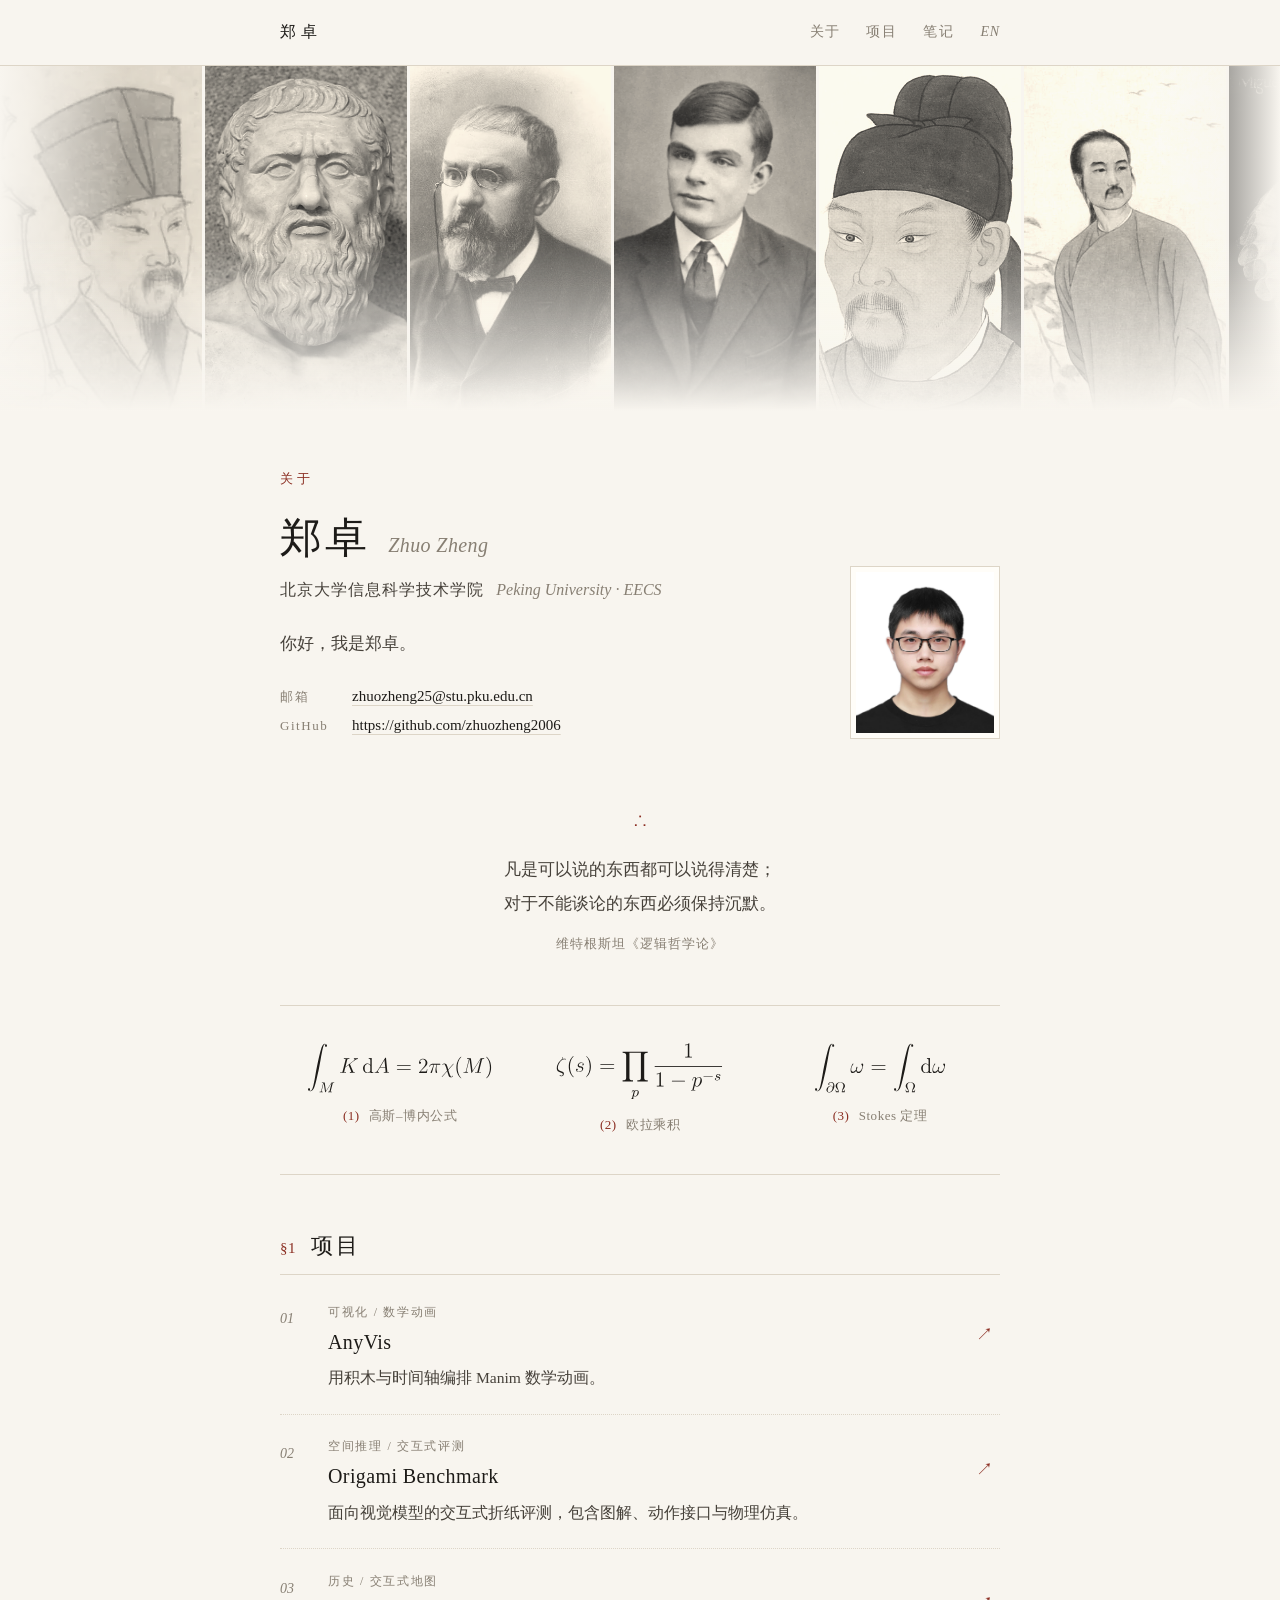
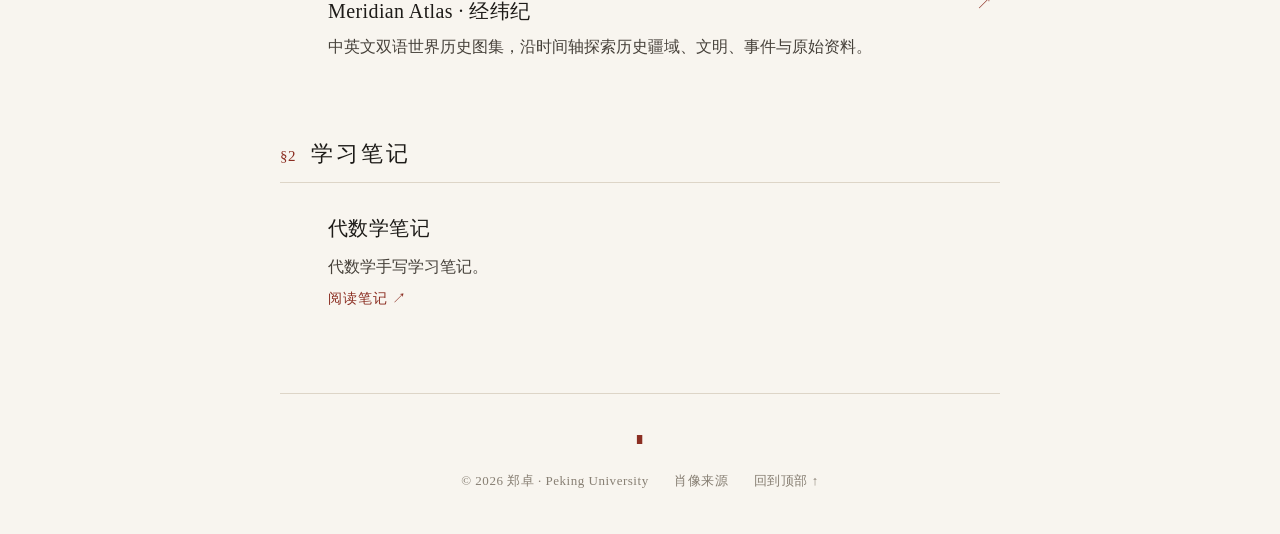
<file: index.html>
<!doctype html>
<html lang="zh-CN">
<head>
  <meta charset="utf-8">
  <meta name="viewport" content="width=device-width, initial-scale=1">
  <title>郑卓 · Zhuo Zheng</title>
  <meta name="description" content="郑卓（Zhuo Zheng）的个人主页">
  <meta name="theme-color" content="#f8f5ef">
  <meta name="color-scheme" content="light">
  <link rel="canonical" href="https://zhuozheng2006.github.io/">
  <link rel="alternate" hreflang="zh-CN" href="https://zhuozheng2006.github.io/">
  <link rel="alternate" hreflang="en" href="https://zhuozheng2006.github.io/en.html">
  <link rel="alternate" hreflang="x-default" href="https://zhuozheng2006.github.io/">
  <meta property="og:type" content="website">
  <meta property="og:title" content="郑卓 · Zhuo Zheng">
  <meta property="og:description" content="郑卓（Zhuo Zheng）的个人主页">
  <meta property="og:url" content="https://zhuozheng2006.github.io/">
  <meta property="og:image" content="https://zhuozheng2006.github.io/photo.jpg">
  <link rel="icon" href="assets/favicon.svg" type="image/svg+xml">
  <link rel="stylesheet" href="assets/style.css?v=20261110-selected-math">
  <script src="assets/banner.js?v=20261110-selected-math" defer></script>
</head>
<body id="top">
  <a class="skip-link" href="#main">跳至正文</a>
  <header class="site-header">
    <div class="header-inner">
      <a class="site-mark" href="#top">郑卓</a>
      <nav class="nav" aria-label="站点导航">
        <a href="#about">关于</a>
        <a href="#projects">项目</a>
        <a href="#notes">笔记</a>
        <a href="en.html" class="nav__lang" lang="en" hreflang="en">EN</a>
      </nav>
    </div>
  </header>
  <section class="banner" aria-label="哲学家、文学家与科学家肖像">
    <div class="banner__portraits">
      <div class="banner__track">
        <div class="banner__group">
          <figure class="banner__portrait banner__portrait--zhuangzi">
            <img data-src="assets/portraits/zhuangzi.webp" alt="庄子肖像" width="893" height="1200" decoding="async">
          </figure>
          <figure class="banner__portrait banner__portrait--socrates">
            <img data-src="assets/portraits/socrates.webp" alt="苏格拉底肖像" width="500" height="667" decoding="async">
          </figure>
          <figure class="banner__portrait banner__portrait--plato">
            <img data-src="assets/portraits/plato-wikipedia.webp" alt="柏拉图肖像" width="500" height="759" decoding="async">
          </figure>
          <figure class="banner__portrait banner__portrait--aristotle">
            <img data-src="assets/portraits/aristotle.webp" alt="亚里士多德肖像" width="896" height="1200" decoding="async">
          </figure>
          <figure class="banner__portrait banner__portrait--augustine">
            <img data-src="assets/portraits/augustine-classic.webp" alt="奥古斯丁肖像" width="940" height="1200" decoding="async">
          </figure>
          <figure class="banner__portrait banner__portrait--aquinas">
            <img data-src="assets/portraits/aquinas.webp" alt="托马斯·阿奎那肖像" width="500" height="749" decoding="async">
          </figure>
          <figure class="banner__portrait banner__portrait--descartes">
            <img data-src="assets/portraits/descartes.webp" alt="笛卡尔肖像" width="500" height="679" decoding="async">
          </figure>
          <figure class="banner__portrait banner__portrait--spinoza">
            <img data-src="assets/portraits/spinoza.webp" alt="斯宾诺莎肖像" width="1033" height="1200" decoding="async">
          </figure>
          <figure class="banner__portrait banner__portrait--leibniz">
            <img data-src="assets/portraits/leibniz.webp" alt="莱布尼茨肖像" width="600" height="724" decoding="async">
          </figure>
          <figure class="banner__portrait banner__portrait--hume">
            <img data-src="assets/portraits/hume.webp" alt="休谟肖像" width="825" height="1000" decoding="async">
          </figure>
          <figure class="banner__portrait banner__portrait--rousseau">
            <img data-src="assets/portraits/rousseau.webp" alt="卢梭肖像" width="957" height="1200" decoding="async">
          </figure>
          <figure class="banner__portrait banner__portrait--kant">
            <img data-src="assets/portraits/kant.webp" alt="康德肖像" width="1077" height="1200" decoding="async">
          </figure>
          <figure class="banner__portrait banner__portrait--hegel">
            <img data-src="assets/portraits/hegel.webp" alt="黑格尔肖像" width="948" height="1200" decoding="async">
          </figure>
          <figure class="banner__portrait banner__portrait--schopenhauer">
            <img data-src="assets/portraits/schopenhauer-classic.webp" alt="叔本华肖像" width="543" height="624" decoding="async">
          </figure>
          <figure class="banner__portrait banner__portrait--marx">
            <img data-src="assets/portraits/marx.webp" alt="马克思肖像" width="1024" height="1200" decoding="async">
          </figure>
          <figure class="banner__portrait banner__portrait--nietzsche">
            <img data-src="assets/portraits/nietzsche.webp" alt="尼采肖像" width="899" height="1200" decoding="async">
          </figure>
          <figure class="banner__portrait banner__portrait--heidegger">
            <img data-src="assets/portraits/heidegger-classic.webp" alt="海德格尔肖像" width="322" height="422" decoding="async">
          </figure>
          <figure class="banner__portrait banner__portrait--russell">
            <img data-src="assets/portraits/russell-classic.webp" alt="罗素肖像" width="800" height="630" decoding="async">
          </figure>
          <figure class="banner__portrait banner__portrait--wittgenstein">
            <img data-src="assets/portraits/wittgenstein.webp" alt="维特根斯坦肖像" width="821" height="1200" decoding="async">
          </figure>
          <figure class="banner__portrait banner__portrait--sartre">
            <img data-src="assets/portraits/sartre-classic.webp" alt="萨特肖像" width="917" height="1200" decoding="async">
          </figure>
          <figure class="banner__portrait banner__portrait--habermas">
            <img data-src="assets/portraits/habermas.webp" alt="哈贝马斯肖像" width="1200" height="800" decoding="async">
          </figure>
          <figure class="banner__portrait banner__portrait--homer">
            <img data-src="assets/portraits/homer.webp" alt="荷马肖像" width="798" height="1200" decoding="async">
          </figure>
          <figure class="banner__portrait banner__portrait--dante">
            <img data-src="assets/portraits/dante.webp" alt="但丁肖像" width="730" height="1092" decoding="async">
          </figure>
          <figure class="banner__portrait banner__portrait--shakespeare">
            <img data-src="assets/portraits/shakespeare.webp" alt="莎士比亚肖像" width="787" height="1023" decoding="async">
          </figure>
          <figure class="banner__portrait banner__portrait--cervantes">
            <img data-src="assets/portraits/cervantes-classic.webp" alt="塞万提斯肖像" width="915" height="1200" decoding="async">
          </figure>
          <figure class="banner__portrait banner__portrait--pushkin">
            <img data-src="assets/portraits/pushkin.webp" alt="普希金肖像" width="890" height="1080" decoding="async">
          </figure>
          <figure class="banner__portrait banner__portrait--dostoevsky">
            <img data-src="assets/portraits/dostoevsky.webp" alt="陀思妥耶夫斯基肖像" width="802" height="1000" decoding="async">
          </figure>
          <figure class="banner__portrait banner__portrait--tolstoy">
            <img data-src="assets/portraits/tolstoy.webp" alt="列夫·托尔斯泰肖像" width="569" height="745" decoding="async">
          </figure>
          <figure class="banner__portrait banner__portrait--kafka">
            <img data-src="assets/portraits/kafka.webp" alt="卡夫卡肖像" width="900" height="1200" decoding="async">
          </figure>
          <figure class="banner__portrait banner__portrait--hugo">
            <img data-src="assets/portraits/hugo.webp" alt="雨果肖像" width="680" height="890" decoding="async">
          </figure>
          <figure class="banner__portrait banner__portrait--camus">
            <img data-src="assets/portraits/camus.webp" alt="加缪肖像" width="719" height="863" decoding="async">
          </figure>
          <figure class="banner__portrait banner__portrait--marquez">
            <img data-src="assets/portraits/marquez.webp" alt="加西亚·马尔克斯肖像" width="427" height="640" decoding="async">
          </figure>
          <figure class="banner__portrait banner__portrait--li-bai">
            <img data-src="assets/portraits/li-bai.webp" alt="李白肖像" width="395" height="654" decoding="async">
          </figure>
          <figure class="banner__portrait banner__portrait--du-fu">
            <img data-src="assets/portraits/du-fu-wikipedia.webp" alt="杜甫肖像" width="500" height="692" decoding="async">
          </figure>
          <figure class="banner__portrait banner__portrait--su-shi">
            <img data-src="assets/portraits/su-shi.webp" alt="苏轼肖像" width="396" height="556" decoding="async">
          </figure>
          <figure class="banner__portrait banner__portrait--cao-xueqin">
            <img data-src="assets/portraits/cao-xueqin-classic.webp" alt="曹雪芹肖像" width="783" height="1024" decoding="async">
          </figure>
          <figure class="banner__portrait banner__portrait--lu-xun">
            <img data-src="assets/portraits/lu-xun.webp" alt="鲁迅肖像" width="673" height="1024" decoding="async">
          </figure>
          <figure class="banner__portrait banner__portrait--euclid">
            <img data-src="assets/portraits/euclid.webp" alt="欧几里得肖像" width="838" height="1200" decoding="async">
          </figure>
          <figure class="banner__portrait banner__portrait--newton">
            <img data-src="assets/portraits/newton.webp" alt="牛顿肖像" width="989" height="1200" decoding="async">
          </figure>
          <figure class="banner__portrait banner__portrait--euler">
            <img data-src="assets/portraits/euler.webp" alt="欧拉肖像" width="614" height="767" decoding="async">
          </figure>
          <figure class="banner__portrait banner__portrait--gauss">
            <img data-src="assets/portraits/gauss.webp" alt="高斯肖像" width="942" height="1200" decoding="async">
          </figure>
          <figure class="banner__portrait banner__portrait--riemann">
            <img data-src="assets/portraits/riemann.webp" alt="黎曼肖像" width="903" height="986" decoding="async">
          </figure>
          <figure class="banner__portrait banner__portrait--galois">
            <img data-src="assets/portraits/galois.webp" alt="伽罗瓦肖像" width="601" height="857" decoding="async">
          </figure>
          <figure class="banner__portrait banner__portrait--hilbert">
            <img data-src="assets/portraits/hilbert.webp" alt="希尔伯特肖像" width="437" height="592" decoding="async">
          </figure>
          <figure class="banner__portrait banner__portrait--grothendieck">
            <img data-src="assets/portraits/grothendieck.webp" alt="格罗滕迪克肖像" width="268" height="326" decoding="async">
          </figure>
          <figure class="banner__portrait banner__portrait--turing">
            <img data-src="assets/portraits/turing.webp" alt="图灵肖像" width="675" height="919" decoding="async">
          </figure>
          <figure class="banner__portrait banner__portrait--einstein">
            <img data-src="assets/portraits/einstein-classic.webp" alt="爱因斯坦肖像" width="970" height="1200" decoding="async">
          </figure>
          <figure class="banner__portrait banner__portrait--godel">
            <img data-src="assets/portraits/godel.webp" alt="哥德尔肖像" width="674" height="893" decoding="async">
          </figure>
          <figure class="banner__portrait banner__portrait--poincare">
            <img data-src="assets/portraits/poincare.webp" alt="庞加莱肖像" width="822" height="1200" decoding="async">
          </figure>
        </div>
      </div>
      <noscript>
        <div class="banner__fallback">
          <figure class="banner__portrait banner__portrait--spinoza">
            <img src="assets/portraits/spinoza.webp" alt="斯宾诺莎肖像" width="1033" height="1200" decoding="async">
          </figure>
          <figure class="banner__portrait banner__portrait--kant">
            <img src="assets/portraits/kant.webp" alt="康德肖像" width="1077" height="1200" decoding="async">
          </figure>
          <figure class="banner__portrait banner__portrait--hegel">
            <img src="assets/portraits/hegel.webp" alt="黑格尔肖像" width="948" height="1200" decoding="async">
          </figure>
          <figure class="banner__portrait banner__portrait--nietzsche">
            <img src="assets/portraits/nietzsche.webp" alt="尼采肖像" width="899" height="1200" decoding="async">
          </figure>
        </div>
      </noscript>
    </div>
    <div class="banner__shade" aria-hidden="true"></div>
    <a class="banner__scroll" href="#about" aria-label="查看关于"><span aria-hidden="true">↓</span></a>
  </section>
  <div class="page-shell">
    <main id="main">
      <section class="hero" id="about" aria-labelledby="intro-heading">
        <div class="hero__copy">
          <p class="profile-heading">关于</p>
          <div class="profile-identity">
            <h1 id="intro-heading" class="profile-name">郑卓<span lang="en">Zhuo Zheng</span></h1>
            <p class="hero__affiliation">北京大学信息科学技术学院<span lang="en">Peking University · EECS</span></p>
          </div>
          <p class="hero__intro">你好，我是郑卓。</p>
          <dl class="profile-details">
            <div><dt>邮箱</dt><dd><a href="mailto:zhuozheng25@stu.pku.edu.cn">zhuozheng25@stu.pku.edu.cn</a></dd></div>
            <div><dt>GitHub</dt><dd><a href="https://github.com/zhuozheng2006">https://github.com/zhuozheng2006</a></dd></div>
          </dl>
        </div>
        <figure class="portrait">
          <img src="photo.jpg" alt="郑卓的照片" width="255" height="295" fetchpriority="high">
        </figure>
      </section>
      <blockquote class="epigraph">
        <p><span>凡是可以说的东西都可以说得清楚；</span><span>对于不能谈论的东西必须保持沉默。</span></p>
        <footer>维特根斯坦《逻辑哲学论》</footer>
      </blockquote>
      <section class="formula-strip" aria-label="数学公式">
        <figure class="formula" title="闭的定向曲面 M：总高斯曲率等于 2π 乘以欧拉示性数。">
          <div class="formula__math"><img class="formula__svg" src="assets/formulas/gauss-bonnet.svg" width="1059" height="291" style="--formula-width: 8.8230em" alt="高斯–博内公式：闭的定向曲面 M：总高斯曲率等于 2π 乘以欧拉示性数。" decoding="async"></div>
          <figcaption><span class="formula__number">(1)</span> 高斯–博内公式</figcaption>
        </figure>
        <figure class="formula" title="乘积遍历所有素数 p，且 Re(s) > 1。">
          <div class="formula__math"><img class="formula__svg" src="assets/formulas/euler-product.svg" width="954" height="343" style="--formula-width: 7.9478em" alt="欧拉乘积：乘积遍历所有素数 p，且 Re(s) > 1。" decoding="async"></div>
          <figcaption><span class="formula__number">(2)</span> 欧拉乘积</figcaption>
        </figure>
        <figure class="formula" title="ω 为适当次数的光滑微分形式，Ω 为紧的定向流形，边界取诱导定向。">
          <div class="formula__math"><img class="formula__svg" src="assets/formulas/stokes.svg" width="751" height="291" style="--formula-width: 6.2589em" alt="Stokes 定理：ω 为适当次数的光滑微分形式，Ω 为紧的定向流形，边界取诱导定向。" decoding="async"></div>
          <figcaption><span class="formula__number">(3)</span> Stokes 定理</figcaption>
        </figure>
      </section>
      <section class="section" id="projects" aria-labelledby="projects-heading">
        <header class="section-heading">
          <h2 id="projects-heading"><span class="section-number">§1</span>项目</h2>
        </header>
        <div class="section-body">
          <article class="project">
            <div class="project__index" aria-hidden="true">01</div>
            <div class="project__content">
              <p class="project__meta">可视化 / 数学动画</p>
              <h3><a href="https://github.com/zhuozheng2006/anyvis">AnyVis</a></h3>
              <p>用积木与时间轴编排 Manim 数学动画。</p>
            </div>
            <a class="project__arrow" href="https://github.com/zhuozheng2006/anyvis" aria-label="查看项目: AnyVis">↗</a>
          </article>
          <article class="project">
            <div class="project__index" aria-hidden="true">02</div>
            <div class="project__content">
              <p class="project__meta">空间推理 / 交互式评测</p>
              <h3><a href="https://github.com/zhuozheng2006/origami-benchmark">Origami Benchmark</a></h3>
              <p>面向视觉模型的交互式折纸评测，包含图解、动作接口与物理仿真。</p>
            </div>
            <a class="project__arrow" href="https://github.com/zhuozheng2006/origami-benchmark" aria-label="查看项目: Origami Benchmark">↗</a>
          </article>
          <article class="project">
            <div class="project__index" aria-hidden="true">03</div>
            <div class="project__content">
              <p class="project__meta">历史 / 交互式地图</p>
              <h3><a href="/meridian-atlas/">Meridian Atlas · 经纬纪</a></h3>
              <p>中英文双语世界历史图集，沿时间轴探索历史疆域、文明、事件与原始资料。</p>
            </div>
            <a class="project__arrow" href="/meridian-atlas/" aria-label="查看项目: Meridian Atlas">↗</a>
          </article>
        </div>
      </section>
      <section class="section" id="notes" aria-labelledby="notes-heading">
        <header class="section-heading">
          <h2 id="notes-heading"><span class="section-number">§2</span>学习笔记</h2>
        </header>
        <div class="section-body">
          <a class="note-link" href="https://github.com/PhotonYan/DiscreteCourse2026/tree/main/contribution/zhengzhuo/algebra">
            <span class="note-link__title">代数学笔记</span>
            <span class="note-link__description">代数学手写学习笔记。</span>
            <span class="note-link__cta">阅读笔记 <span aria-hidden="true">↗</span></span>
          </a>
        </div>
      </section>
    </main>
    <footer class="site-footer">
      <span class="qed" aria-hidden="true">∎</span>
      <p>© 2026 郑卓<span class="footer-separator" aria-hidden="true"> · </span>Peking University</p>
      <a class="image-credits" href="credits.html">肖像来源</a>
      <a href="#top">回到顶部 ↑</a>
    </footer>
  </div>
</body>
</html>
</file>
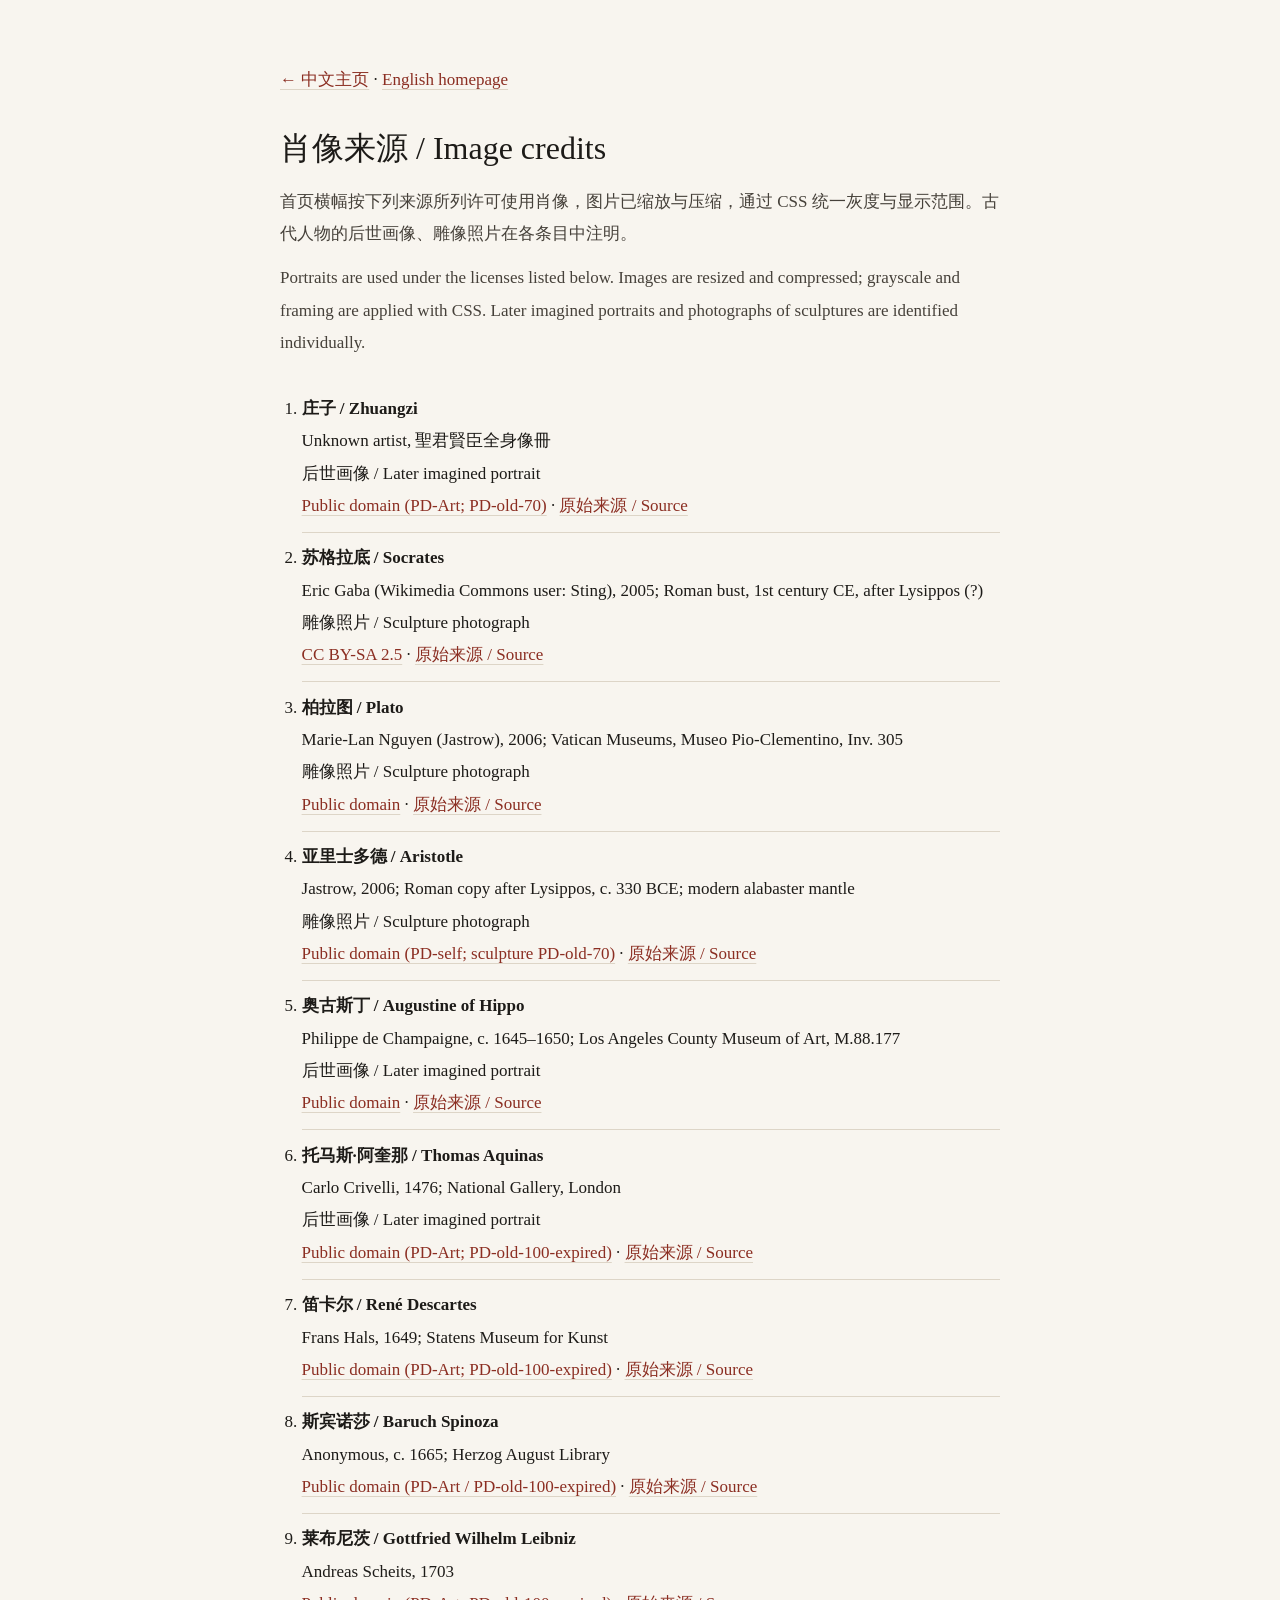
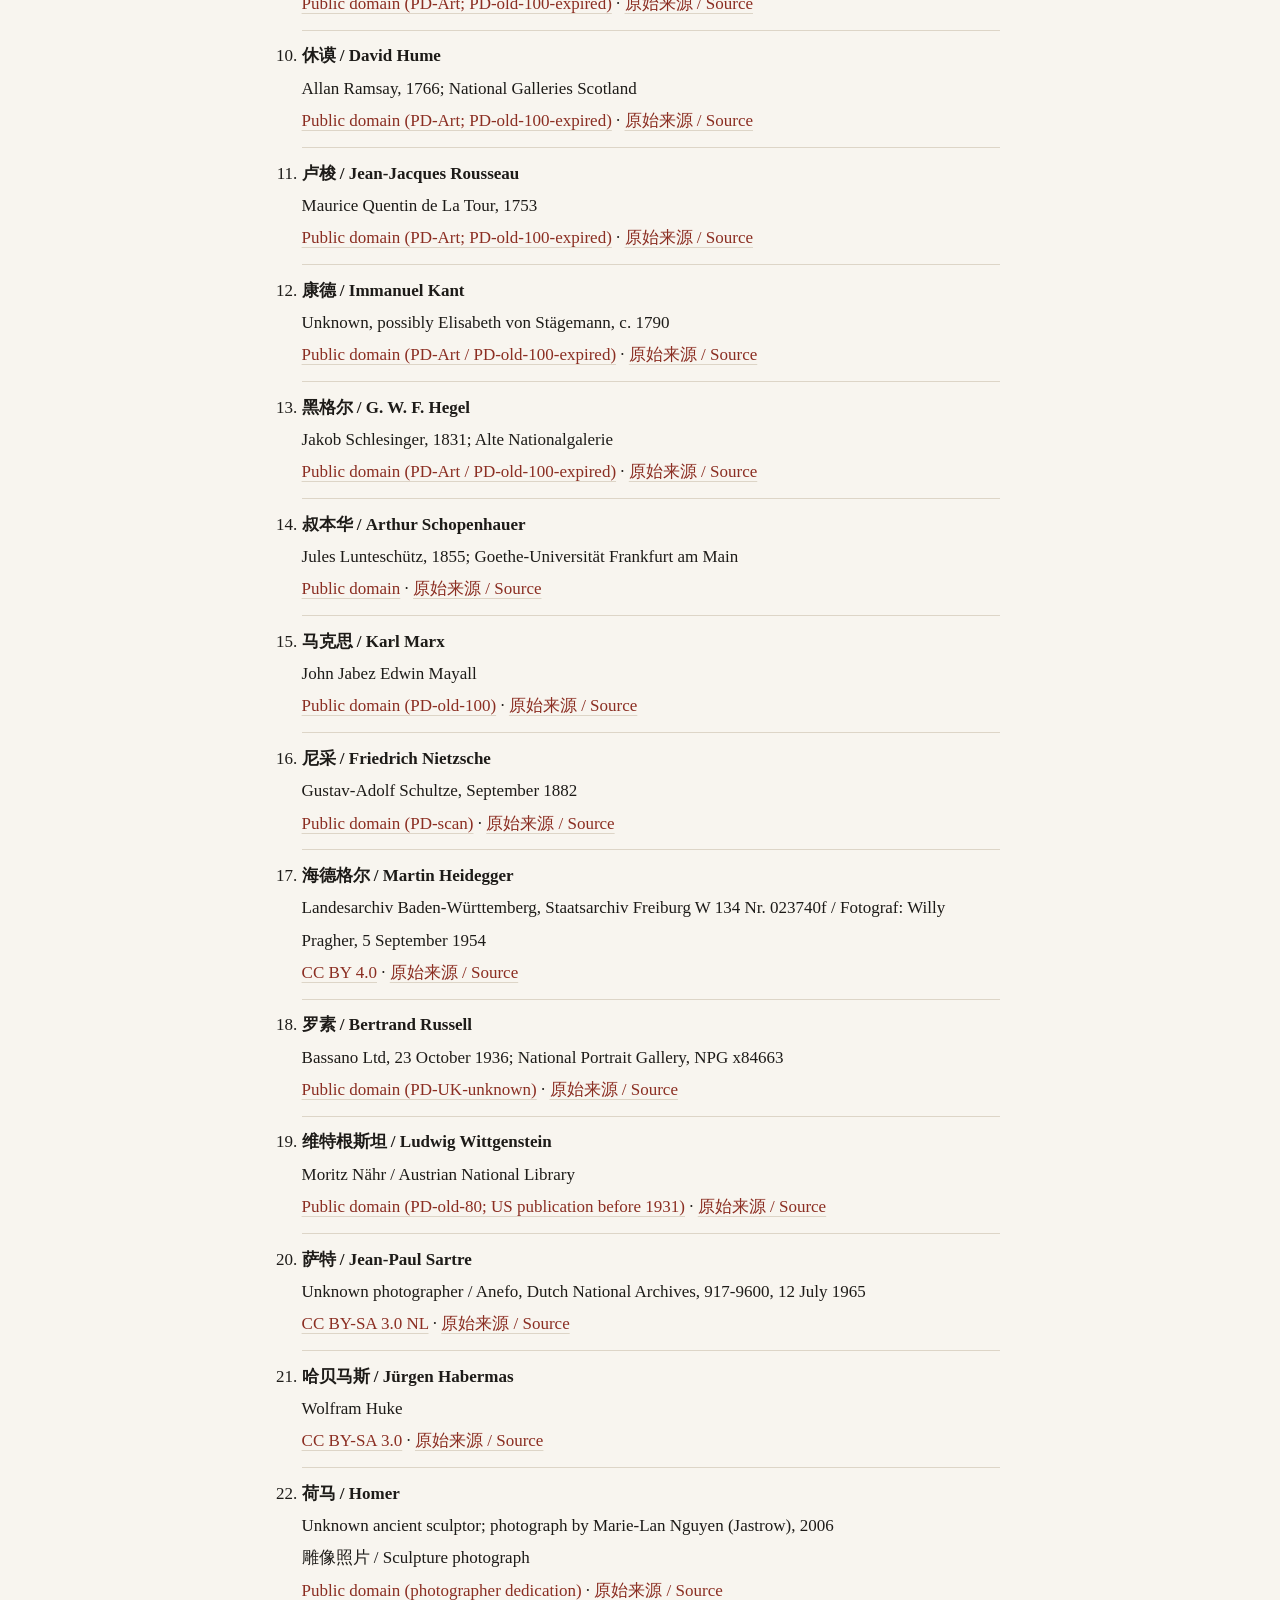
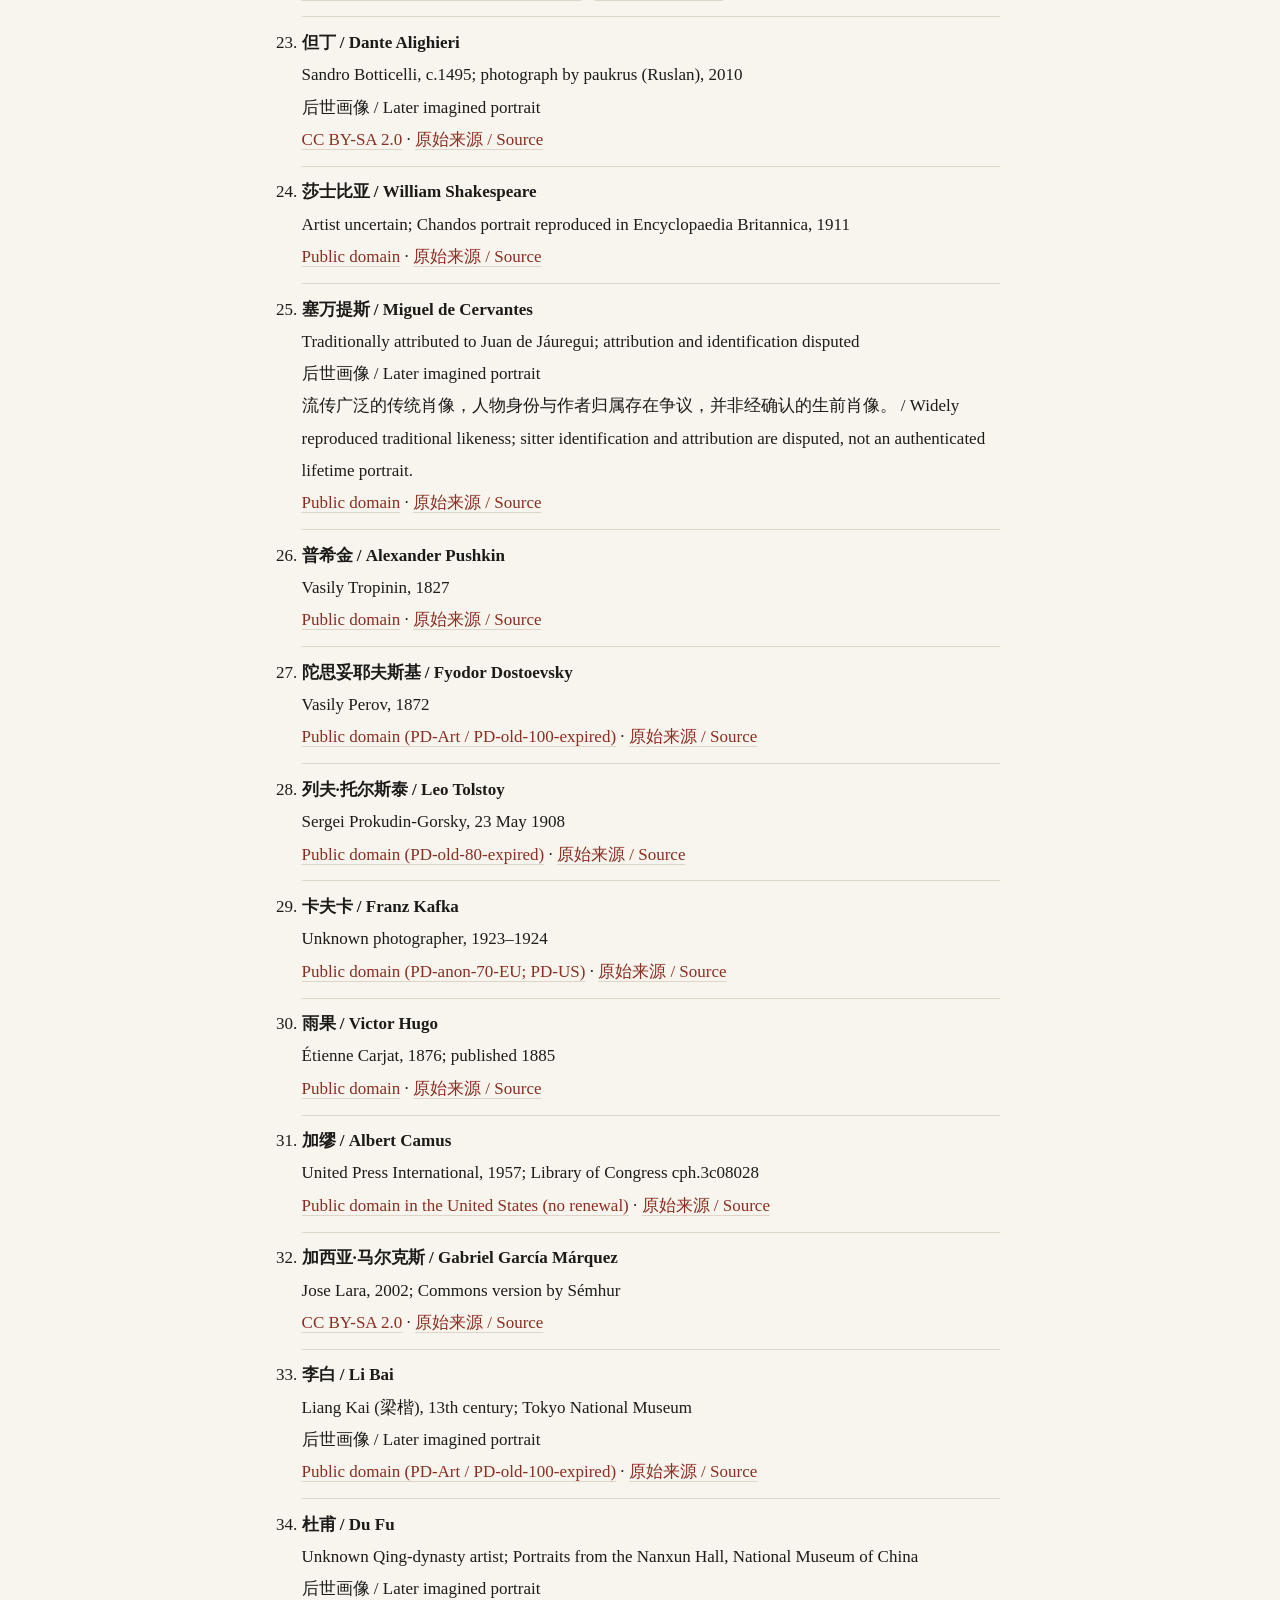
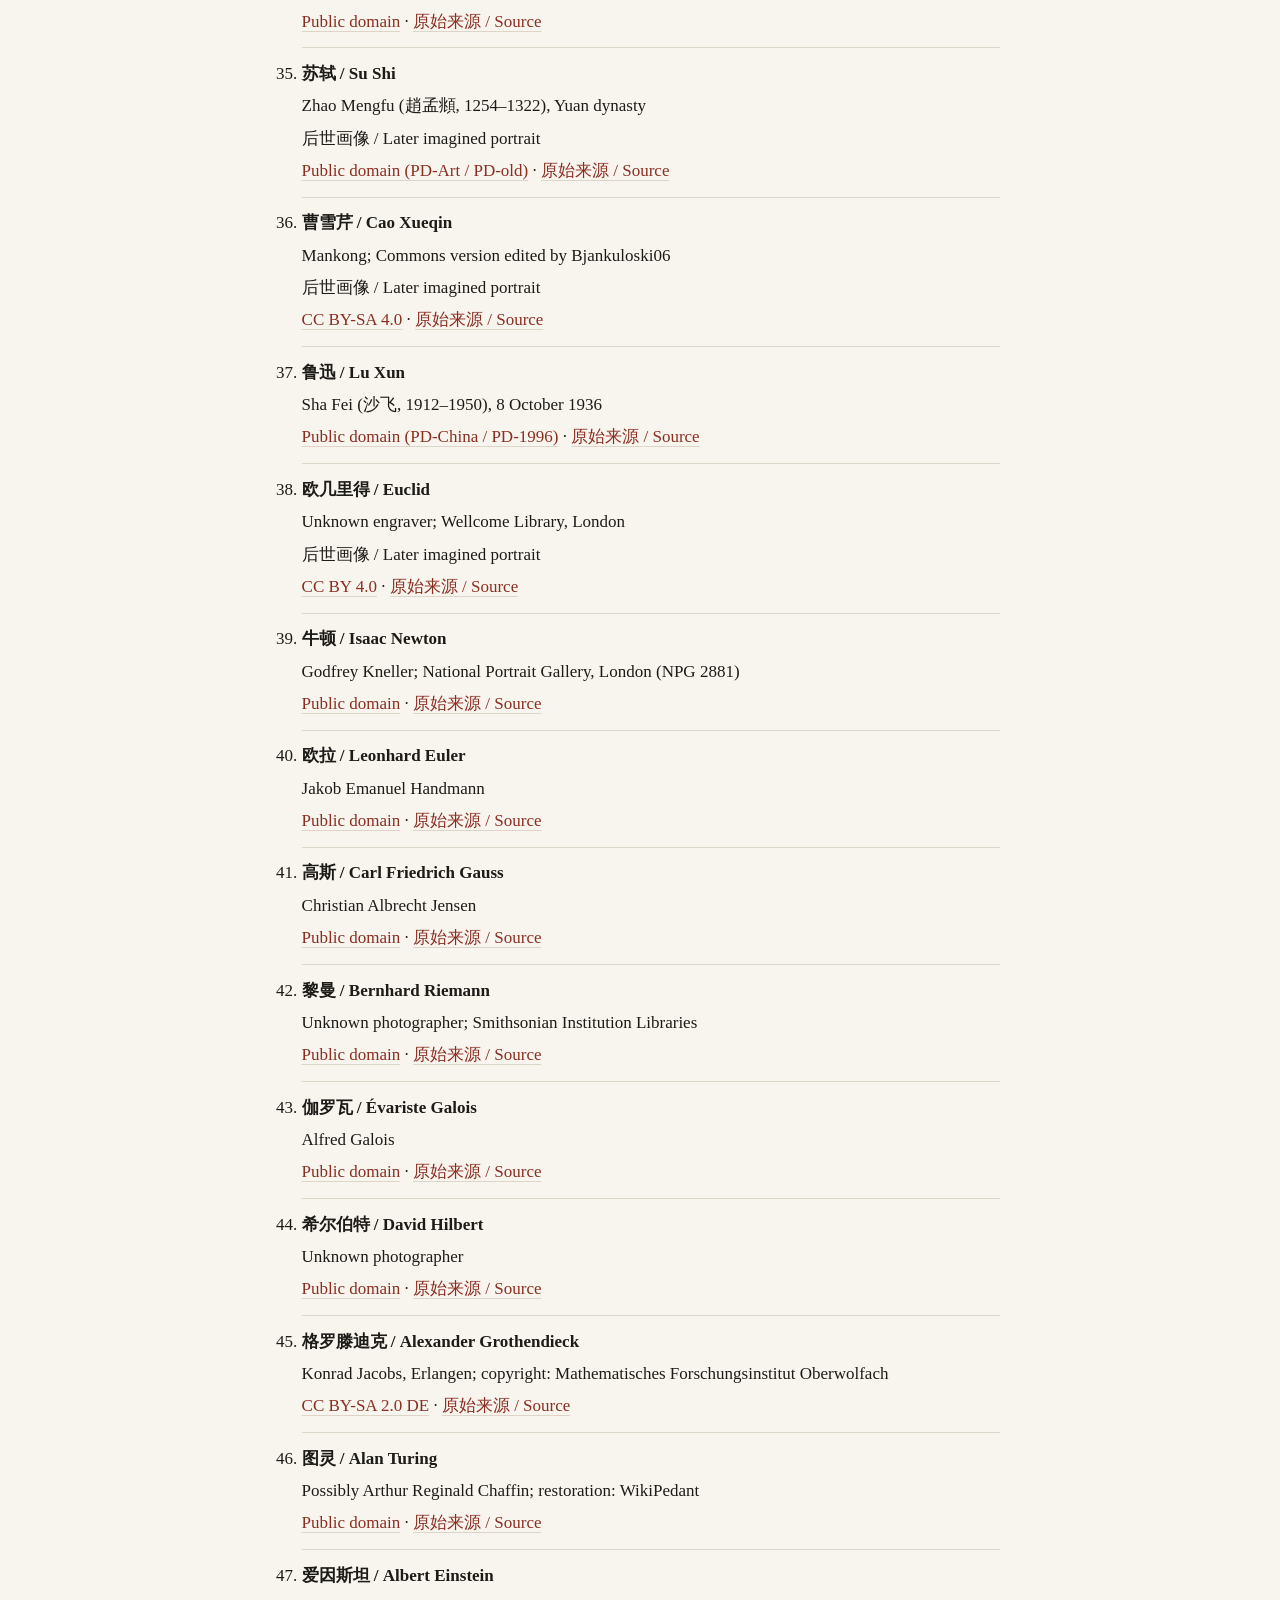
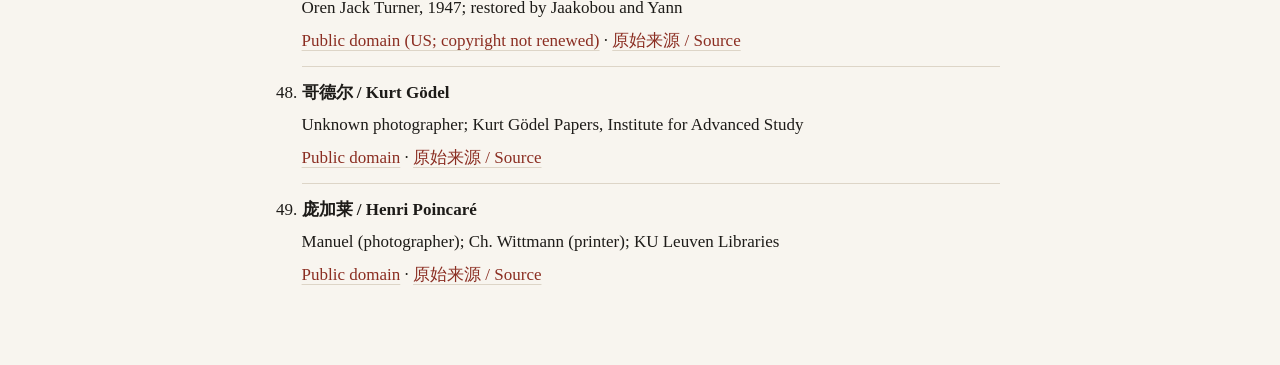
<file: credits.html>
<!doctype html>
<html lang="zh-CN">
<head>
  <meta charset="utf-8">
  <meta name="viewport" content="width=device-width, initial-scale=1">
  <title>肖像来源 · Image credits · Zhuo Zheng</title>
  <meta name="description" content="首页肖像的作者、许可与图片来源。">
  <link rel="icon" href="assets/favicon.svg" type="image/svg+xml">
  <link rel="stylesheet" href="assets/style.css?v=20261110-selected-math">
</head>
<body>
  <main class="credits-page">
    <a href="./">← 中文主页</a> · <a href="en.html" lang="en">English homepage</a>
    <h1>肖像来源 <span lang="en">/ Image credits</span></h1>
    <p>首页横幅按下列来源所列许可使用肖像，图片已缩放与压缩，通过 CSS 统一灰度与显示范围。古代人物的后世画像、雕像照片在各条目中注明。</p>
    <p lang="en">Portraits are used under the licenses listed below. Images are resized and compressed; grayscale and framing are applied with CSS. Later imagined portraits and photographs of sculptures are identified individually.</p>
    <ol class="credits-list">
      <li><strong>庄子 / Zhuangzi</strong><br>Unknown artist, 聖君賢臣全身像冊<br>后世画像 / Later imagined portrait<br><a href="https://creativecommons.org/publicdomain/mark/1.0/">Public domain (PD-Art; PD-old-70)</a> · <a href="https://commons.wikimedia.org/wiki/File:Zhuangzi.png">原始来源 / Source</a></li>
      <li><strong>苏格拉底 / Socrates</strong><br>Eric Gaba (Wikimedia Commons user: Sting), 2005; Roman bust, 1st century CE, after Lysippos (?)<br>雕像照片 / Sculpture photograph<br><a href="https://creativecommons.org/licenses/by-sa/2.5/">CC BY-SA 2.5</a> · <a href="https://commons.wikimedia.org/wiki/File:Socrate_du_Louvre.jpg">原始来源 / Source</a></li>
      <li><strong>柏拉图 / Plato</strong><br>Marie-Lan Nguyen (Jastrow), 2006; Vatican Museums, Museo Pio-Clementino, Inv. 305<br>雕像照片 / Sculpture photograph<br><a href="https://creativecommons.org/publicdomain/mark/1.0/">Public domain</a> · <a href="https://commons.wikimedia.org/wiki/File:Plato_Pio-Clemetino_Inv305.jpg">原始来源 / Source</a></li>
      <li><strong>亚里士多德 / Aristotle</strong><br>Jastrow, 2006; Roman copy after Lysippos, c. 330 BCE; modern alabaster mantle<br>雕像照片 / Sculpture photograph<br><a href="https://creativecommons.org/publicdomain/mark/1.0/">Public domain (PD-self; sculpture PD-old-70)</a> · <a href="https://commons.wikimedia.org/wiki/File:Aristotle_Altemps_Inv8575.jpg">原始来源 / Source</a></li>
      <li><strong>奥古斯丁 / Augustine of Hippo</strong><br>Philippe de Champaigne, c. 1645–1650; Los Angeles County Museum of Art, M.88.177<br>后世画像 / Later imagined portrait<br><a href="https://creativecommons.org/publicdomain/mark/1.0/">Public domain</a> · <a href="https://commons.wikimedia.org/wiki/File:Saint_Augustine_by_Philippe_de_Champaigne.jpg">原始来源 / Source</a></li>
      <li><strong>托马斯·阿奎那 / Thomas Aquinas</strong><br>Carlo Crivelli, 1476; National Gallery, London<br>后世画像 / Later imagined portrait<br><a href="https://creativecommons.org/publicdomain/mark/1.0/">Public domain (PD-Art; PD-old-100-expired)</a> · <a href="https://commons.wikimedia.org/wiki/File:St-thomas-aquinas.jpg">原始来源 / Source</a></li>
      <li><strong>笛卡尔 / René Descartes</strong><br>Frans Hals, 1649; Statens Museum for Kunst<br><a href="https://creativecommons.org/publicdomain/mark/1.0/">Public domain (PD-Art; PD-old-100-expired)</a> · <a href="https://commons.wikimedia.org/wiki/File:Frans_Hals,_Portrait_of_René_Descartes.jpg">原始来源 / Source</a></li>
      <li><strong>斯宾诺莎 / Baruch Spinoza</strong><br>Anonymous, c. 1665; Herzog August Library<br><a href="https://creativecommons.org/publicdomain/mark/1.0/">Public domain (PD-Art / PD-old-100-expired)</a> · <a href="https://commons.wikimedia.org/wiki/File:Spinoza.jpg">原始来源 / Source</a></li>
      <li><strong>莱布尼茨 / Gottfried Wilhelm Leibniz</strong><br>Andreas Scheits, 1703<br><a href="https://creativecommons.org/publicdomain/mark/1.0/">Public domain (PD-Art; PD-old-100-expired)</a> · <a href="https://commons.wikimedia.org/wiki/File:Leibniz_Hannover.jpg">原始来源 / Source</a></li>
      <li><strong>休谟 / David Hume</strong><br>Allan Ramsay, 1766; National Galleries Scotland<br><a href="https://creativecommons.org/publicdomain/mark/1.0/">Public domain (PD-Art; PD-old-100-expired)</a> · <a href="https://commons.wikimedia.org/wiki/File:Allan_Ramsay_(artist)_-_Portrait_of_David_Hume_-_WGA18993.jpg">原始来源 / Source</a></li>
      <li><strong>卢梭 / Jean-Jacques Rousseau</strong><br>Maurice Quentin de La Tour, 1753<br><a href="https://creativecommons.org/publicdomain/mark/1.0/">Public domain (PD-Art; PD-old-100-expired)</a> · <a href="https://commons.wikimedia.org/wiki/File:Maurice_Quentin_de_La_Tour_-_Portrait_of_Jean-Jacques_Rousseau_-_WGA12360.jpg">原始来源 / Source</a></li>
      <li><strong>康德 / Immanuel Kant</strong><br>Unknown, possibly Elisabeth von Stägemann, c. 1790<br><a href="https://creativecommons.org/publicdomain/mark/1.0/">Public domain (PD-Art / PD-old-100-expired)</a> · <a href="https://commons.wikimedia.org/wiki/File:Immanuel_Kant_portrait_c1790.jpg">原始来源 / Source</a></li>
      <li><strong>黑格尔 / G. W. F. Hegel</strong><br>Jakob Schlesinger, 1831; Alte Nationalgalerie<br><a href="https://creativecommons.org/publicdomain/mark/1.0/">Public domain (PD-Art / PD-old-100-expired)</a> · <a href="https://commons.wikimedia.org/wiki/File:Hegel_by_Schlesinger.jpg">原始来源 / Source</a></li>
      <li><strong>叔本华 / Arthur Schopenhauer</strong><br>Jules Lunteschütz, 1855; Goethe-Universität Frankfurt am Main<br><a href="https://creativecommons.org/publicdomain/mark/1.0/">Public domain</a> · <a href="https://commons.wikimedia.org/wiki/File:Schopenhauer_2.jpg">原始来源 / Source</a></li>
      <li><strong>马克思 / Karl Marx</strong><br>John Jabez Edwin Mayall<br><a href="https://creativecommons.org/publicdomain/mark/1.0/">Public domain (PD-old-100)</a> · <a href="https://commons.wikimedia.org/wiki/File:Karl_Marx.jpg">原始来源 / Source</a></li>
      <li><strong>尼采 / Friedrich Nietzsche</strong><br>Gustav-Adolf Schultze, September 1882<br><a href="https://creativecommons.org/publicdomain/mark/1.0/">Public domain (PD-scan)</a> · <a href="https://commons.wikimedia.org/wiki/File:Nietzsche1882.jpg">原始来源 / Source</a></li>
      <li><strong>海德格尔 / Martin Heidegger</strong><br>Landesarchiv Baden-Württemberg, Staatsarchiv Freiburg W 134 Nr. 023740f / Fotograf: Willy Pragher, 5 September 1954<br><a href="https://creativecommons.org/licenses/by/4.0/">CC BY 4.0</a> · <a href="https://commons.wikimedia.org/wiki/File:Freiburg,_Zähringen-_Jahnhalle,_Prof._Martin_Heidegger_während_eines_Vortrags_-_LABW_-_Staatsarchiv_Freiburg_W_134_Nr._023740f_(cropped).jpeg">原始来源 / Source</a></li>
      <li><strong>罗素 / Bertrand Russell</strong><br>Bassano Ltd, 23 October 1936; National Portrait Gallery, NPG x84663<br><a href="https://creativecommons.org/publicdomain/mark/1.0/">Public domain (PD-UK-unknown)</a> · <a href="https://commons.wikimedia.org/wiki/File:Bertrand_Russell_photo.jpg">原始来源 / Source</a></li>
      <li><strong>维特根斯坦 / Ludwig Wittgenstein</strong><br>Moritz Nähr / Austrian National Library<br><a href="https://creativecommons.org/publicdomain/mark/1.0/">Public domain (PD-old-80; US publication before 1931)</a> · <a href="https://commons.wikimedia.org/wiki/File:Ludwig_Wittgenstein.jpg">原始来源 / Source</a></li>
      <li><strong>萨特 / Jean-Paul Sartre</strong><br>Unknown photographer / Anefo, Dutch National Archives, 917-9600, 12 July 1965<br><a href="https://creativecommons.org/licenses/by-sa/3.0/nl/">CC BY-SA 3.0 NL</a> · <a href="https://commons.wikimedia.org/wiki/File:Jean_Paul_Sartre_1965.jpg">原始来源 / Source</a></li>
      <li><strong>哈贝马斯 / Jürgen Habermas</strong><br>Wolfram Huke<br><a href="https://creativecommons.org/licenses/by-sa/3.0/">CC BY-SA 3.0</a> · <a href="https://commons.wikimedia.org/wiki/File:JuergenHabermas.jpg">原始来源 / Source</a></li>
      <li><strong>荷马 / Homer</strong><br>Unknown ancient sculptor; photograph by Marie-Lan Nguyen (Jastrow), 2006<br>雕像照片 / Sculpture photograph<br><a href="https://creativecommons.org/publicdomain/mark/1.0/">Public domain (photographer dedication)</a> · <a href="https://commons.wikimedia.org/wiki/File:Bust_Homer_BM_1825.jpg">原始来源 / Source</a></li>
      <li><strong>但丁 / Dante Alighieri</strong><br>Sandro Botticelli, c.1495; photograph by paukrus (Ruslan), 2010<br>后世画像 / Later imagined portrait<br><a href="https://creativecommons.org/licenses/by-sa/2.0/">CC BY-SA 2.0</a> · <a href="https://commons.wikimedia.org/wiki/File:Portrait_of_Dante_by_Botticelli.jpg">原始来源 / Source</a></li>
      <li><strong>莎士比亚 / William Shakespeare</strong><br>Artist uncertain; Chandos portrait reproduced in Encyclopaedia Britannica, 1911<br><a href="https://creativecommons.org/publicdomain/mark/1.0/">Public domain</a> · <a href="https://commons.wikimedia.org/wiki/File:Britannica_Shakespeare_Chandos_Portrait.jpg">原始来源 / Source</a></li>
      <li><strong>塞万提斯 / Miguel de Cervantes</strong><br>Traditionally attributed to Juan de Jáuregui; attribution and identification disputed<br>后世画像 / Later imagined portrait<br>流传广泛的传统肖像，人物身份与作者归属存在争议，并非经确认的生前肖像。 / Widely reproduced traditional likeness; sitter identification and attribution are disputed, not an authenticated lifetime portrait.<br><a href="https://creativecommons.org/publicdomain/mark/1.0/">Public domain</a> · <a href="https://commons.wikimedia.org/wiki/File:Cervantes_J%C3%A1uregui.jpg">原始来源 / Source</a></li>
      <li><strong>普希金 / Alexander Pushkin</strong><br>Vasily Tropinin, 1827<br><a href="https://creativecommons.org/publicdomain/mark/1.0/">Public domain</a> · <a href="https://commons.wikimedia.org/wiki/File:AleksandrPushkin.jpg">原始来源 / Source</a></li>
      <li><strong>陀思妥耶夫斯基 / Fyodor Dostoevsky</strong><br>Vasily Perov, 1872<br><a href="https://creativecommons.org/publicdomain/mark/1.0/">Public domain (PD-Art / PD-old-100-expired)</a> · <a href="https://commons.wikimedia.org/wiki/File:Dostoevskij_1872.jpg">原始来源 / Source</a></li>
      <li><strong>列夫·托尔斯泰 / Leo Tolstoy</strong><br>Sergei Prokudin-Gorsky, 23 May 1908<br><a href="https://creativecommons.org/publicdomain/mark/1.0/">Public domain (PD-old-80-expired)</a> · <a href="https://commons.wikimedia.org/wiki/File:L._N._Tolstoy,_by_Prokudin-Gorsky_(cropped).jpg">原始来源 / Source</a></li>
      <li><strong>卡夫卡 / Franz Kafka</strong><br>Unknown photographer, 1923–1924<br><a href="https://creativecommons.org/publicdomain/mark/1.0/">Public domain (PD-anon-70-EU; PD-US)</a> · <a href="https://commons.wikimedia.org/wiki/File:Franz_Kafka,_1923.jpg">原始来源 / Source</a></li>
      <li><strong>雨果 / Victor Hugo</strong><br>Étienne Carjat, 1876; published 1885<br><a href="https://creativecommons.org/publicdomain/mark/1.0/">Public domain</a> · <a href="https://commons.wikimedia.org/wiki/File:Victor_Hugo_by_Étienne_Carjat_1876.jpg">原始来源 / Source</a></li>
      <li><strong>加缪 / Albert Camus</strong><br>United Press International, 1957; Library of Congress cph.3c08028<br><a href="https://commons.wikimedia.org/wiki/Template:PD-US-not_renewed">Public domain in the United States (no renewal)</a> · <a href="https://commons.wikimedia.org/wiki/File:Albert_Camus,_gagnant_de_prix_Nobel,_portrait_en_buste,_posé_au_bureau,_faisant_face_à_gauche,_cigarette_de_tabagisme.jpg">原始来源 / Source</a></li>
      <li><strong>加西亚·马尔克斯 / Gabriel García Márquez</strong><br>Jose Lara, 2002; Commons version by Sémhur<br><a href="https://creativecommons.org/licenses/by-sa/2.0/">CC BY-SA 2.0</a> · <a href="https://commons.wikimedia.org/wiki/File:Gabriel_Garcia_Marquez.jpg">原始来源 / Source</a></li>
      <li><strong>李白 / Li Bai</strong><br>Liang Kai (梁楷), 13th century; Tokyo National Museum<br>后世画像 / Later imagined portrait<br><a href="https://creativecommons.org/publicdomain/mark/1.0/">Public domain (PD-Art / PD-old-100-expired)</a> · <a href="https://commons.wikimedia.org/wiki/File:LiBai.jpg">原始来源 / Source</a></li>
      <li><strong>杜甫 / Du Fu</strong><br>Unknown Qing-dynasty artist; Portraits from the Nanxun Hall, National Museum of China<br>后世画像 / Later imagined portrait<br><a href="https://creativecommons.org/publicdomain/mark/1.0/">Public domain</a> · <a href="https://commons.wikimedia.org/wiki/File:Dufu.jpg">原始来源 / Source</a></li>
      <li><strong>苏轼 / Su Shi</strong><br>Zhao Mengfu (趙孟頫, 1254–1322), Yuan dynasty<br>后世画像 / Later imagined portrait<br><a href="https://creativecommons.org/publicdomain/mark/1.0/">Public domain (PD-Art / PD-old)</a> · <a href="https://commons.wikimedia.org/wiki/File:Su_shi_wearing_Dongpo_jin.jpg">原始来源 / Source</a></li>
      <li><strong>曹雪芹 / Cao Xueqin</strong><br>Mankong; Commons version edited by Bjankuloski06<br>后世画像 / Later imagined portrait<br><a href="https://creativecommons.org/licenses/by-sa/4.0/">CC BY-SA 4.0</a> · <a href="https://commons.wikimedia.org/wiki/File:Cao_Xueqin.jpg">原始来源 / Source</a></li>
      <li><strong>鲁迅 / Lu Xun</strong><br>Sha Fei (沙飞, 1912–1950), 8 October 1936<br><a href="https://creativecommons.org/publicdomain/mark/1.0/">Public domain (PD-China / PD-1996)</a> · <a href="https://commons.wikimedia.org/wiki/File:Lu_Xun_1936.jpg">原始来源 / Source</a></li>
      <li><strong>欧几里得 / Euclid</strong><br>Unknown engraver; Wellcome Library, London<br>后世画像 / Later imagined portrait<br><a href="https://creativecommons.org/licenses/by/4.0/">CC BY 4.0</a> · <a href="https://commons.wikimedia.org/wiki/File:Portrait_of_Euclid_Wellcome_L0019815.jpg">原始来源 / Source</a></li>
      <li><strong>牛顿 / Isaac Newton</strong><br>Godfrey Kneller; National Portrait Gallery, London (NPG 2881)<br><a href="https://creativecommons.org/publicdomain/mark/1.0/">Public domain</a> · <a href="https://commons.wikimedia.org/wiki/File:Sir_Isaac_Newton_by_Sir_Godfrey_Kneller,_Bt.jpg">原始来源 / Source</a></li>
      <li><strong>欧拉 / Leonhard Euler</strong><br>Jakob Emanuel Handmann<br><a href="https://creativecommons.org/publicdomain/mark/1.0/">Public domain</a> · <a href="https://commons.wikimedia.org/wiki/File:Leonhard_Euler_2.jpg">原始来源 / Source</a></li>
      <li><strong>高斯 / Carl Friedrich Gauss</strong><br>Christian Albrecht Jensen<br><a href="https://creativecommons.org/publicdomain/mark/1.0/">Public domain</a> · <a href="https://commons.wikimedia.org/wiki/File:Carl_Friedrich_Gauss_1840_by_Jensen.jpg">原始来源 / Source</a></li>
      <li><strong>黎曼 / Bernhard Riemann</strong><br>Unknown photographer; Smithsonian Institution Libraries<br><a href="https://creativecommons.org/publicdomain/mark/1.0/">Public domain</a> · <a href="https://commons.wikimedia.org/wiki/File:Georg_Friedrich_Bernhard_Riemann.jpeg">原始来源 / Source</a></li>
      <li><strong>伽罗瓦 / Évariste Galois</strong><br>Alfred Galois<br><a href="https://creativecommons.org/publicdomain/mark/1.0/">Public domain</a> · <a href="https://commons.wikimedia.org/wiki/File:Galois-1848.jpg">原始来源 / Source</a></li>
      <li><strong>希尔伯特 / David Hilbert</strong><br>Unknown photographer<br><a href="https://commons.wikimedia.org/wiki/Template:PD-anon-70-EU">Public domain</a> · <a href="https://commons.wikimedia.org/wiki/File:Hilbert.jpg">原始来源 / Source</a></li>
      <li><strong>格罗滕迪克 / Alexander Grothendieck</strong><br>Konrad Jacobs, Erlangen; copyright: Mathematisches Forschungsinstitut Oberwolfach<br><a href="https://creativecommons.org/licenses/by-sa/2.0/de/">CC BY-SA 2.0 DE</a> · <a href="https://commons.wikimedia.org/wiki/File:Alexander_Grothendieck.jpg">原始来源 / Source</a></li>
      <li><strong>图灵 / Alan Turing</strong><br>Possibly Arthur Reginald Chaffin; restoration: WikiPedant<br><a href="https://creativecommons.org/publicdomain/mark/1.0/">Public domain</a> · <a href="https://commons.wikimedia.org/wiki/File:Alan_Turing_Aged_16.jpg">原始来源 / Source</a></li>
      <li><strong>爱因斯坦 / Albert Einstein</strong><br>Oren Jack Turner, 1947; restored by Jaakobou and Yann<br><a href="https://creativecommons.org/publicdomain/mark/1.0/">Public domain (US; copyright not renewed)</a> · <a href="https://commons.wikimedia.org/wiki/File:Albert_Einstein_Head_cleaned.jpg">原始来源 / Source</a></li>
      <li><strong>哥德尔 / Kurt Gödel</strong><br>Unknown photographer; Kurt Gödel Papers, Institute for Advanced Study<br><a href="https://commons.wikimedia.org/wiki/Template:PD-anon-70-EU">Public domain</a> · <a href="https://commons.wikimedia.org/wiki/File:Young_Kurt_G%C3%B6del_as_a_student_in_1925.jpg">原始来源 / Source</a></li>
      <li><strong>庞加莱 / Henri Poincaré</strong><br>Manuel (photographer); Ch. Wittmann (printer); KU Leuven Libraries<br><a href="https://creativecommons.org/publicdomain/mark/1.0/">Public domain</a> · <a href="https://commons.wikimedia.org/wiki/File:Henri_Poincar%C3%A9,_PA03199.jpg">原始来源 / Source</a></li>
    </ol>
  </main>
</body>
</html>
</file>
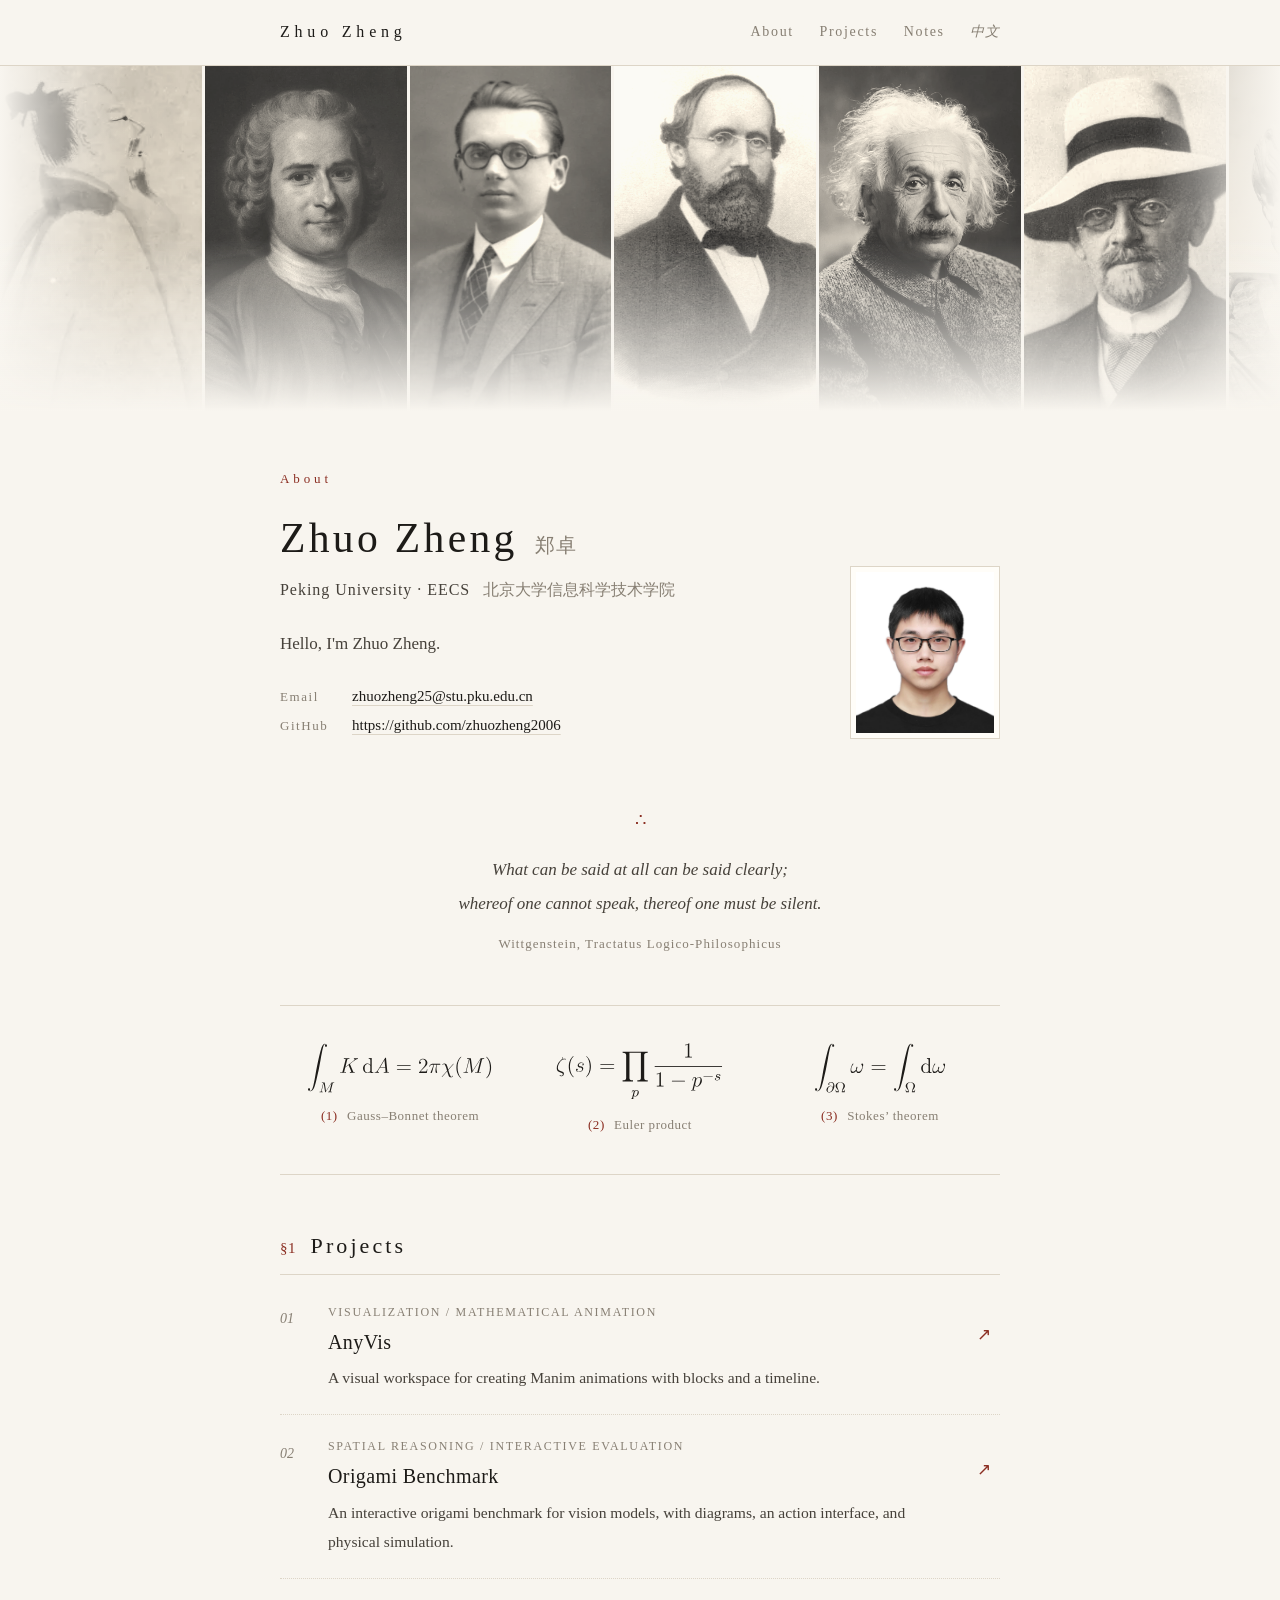
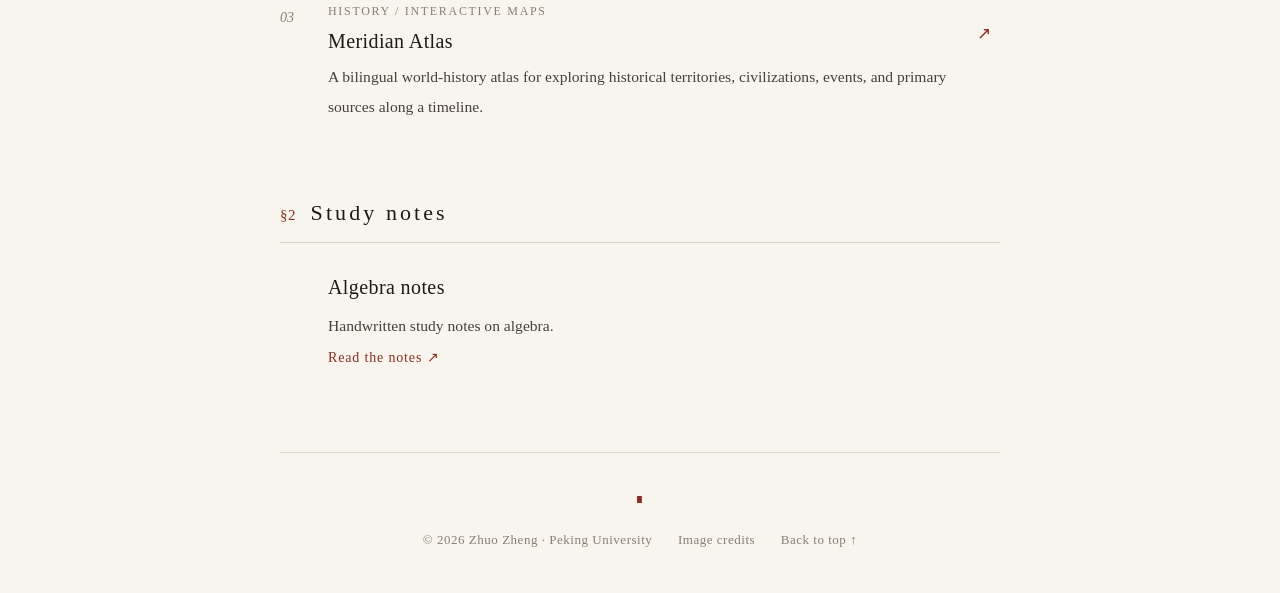
<file: en.html>
<!doctype html>
<html lang="en">
<head>
  <meta charset="utf-8">
  <meta name="viewport" content="width=device-width, initial-scale=1">
  <title>Zhuo Zheng · 郑卓</title>
  <meta name="description" content="The homepage of Zhuo Zheng">
  <meta name="theme-color" content="#f8f5ef">
  <meta name="color-scheme" content="light">
  <link rel="canonical" href="https://zhuozheng2006.github.io/en.html">
  <link rel="alternate" hreflang="zh-CN" href="https://zhuozheng2006.github.io/">
  <link rel="alternate" hreflang="en" href="https://zhuozheng2006.github.io/en.html">
  <link rel="alternate" hreflang="x-default" href="https://zhuozheng2006.github.io/">
  <meta property="og:type" content="website">
  <meta property="og:title" content="Zhuo Zheng · 郑卓">
  <meta property="og:description" content="The homepage of Zhuo Zheng">
  <meta property="og:url" content="https://zhuozheng2006.github.io/en.html">
  <meta property="og:image" content="https://zhuozheng2006.github.io/photo.jpg">
  <link rel="icon" href="assets/favicon.svg" type="image/svg+xml">
  <link rel="stylesheet" href="assets/style.css?v=20261110-selected-math">
  <script src="assets/banner.js?v=20261110-selected-math" defer></script>
</head>
<body id="top">
  <a class="skip-link" href="#main">Skip to content</a>
  <header class="site-header">
    <div class="header-inner">
      <a class="site-mark" href="#top">Zhuo Zheng</a>
      <nav class="nav" aria-label="Main navigation">
        <a href="#about">About</a>
        <a href="#projects">Projects</a>
        <a href="#notes">Notes</a>
        <a href="index.html" class="nav__lang" lang="zh-CN" hreflang="zh-CN">中文</a>
      </nav>
    </div>
  </header>
  <section class="banner" aria-label="Portraits of philosophers, writers and scientists">
    <div class="banner__portraits">
      <div class="banner__track">
        <div class="banner__group">
          <figure class="banner__portrait banner__portrait--zhuangzi">
            <img data-src="assets/portraits/zhuangzi.webp" alt="Zhuangzi portrait" width="893" height="1200" decoding="async">
          </figure>
          <figure class="banner__portrait banner__portrait--socrates">
            <img data-src="assets/portraits/socrates.webp" alt="Socrates portrait" width="500" height="667" decoding="async">
          </figure>
          <figure class="banner__portrait banner__portrait--plato">
            <img data-src="assets/portraits/plato-wikipedia.webp" alt="Plato portrait" width="500" height="759" decoding="async">
          </figure>
          <figure class="banner__portrait banner__portrait--aristotle">
            <img data-src="assets/portraits/aristotle.webp" alt="Aristotle portrait" width="896" height="1200" decoding="async">
          </figure>
          <figure class="banner__portrait banner__portrait--augustine">
            <img data-src="assets/portraits/augustine-classic.webp" alt="Augustine of Hippo portrait" width="940" height="1200" decoding="async">
          </figure>
          <figure class="banner__portrait banner__portrait--aquinas">
            <img data-src="assets/portraits/aquinas.webp" alt="Thomas Aquinas portrait" width="500" height="749" decoding="async">
          </figure>
          <figure class="banner__portrait banner__portrait--descartes">
            <img data-src="assets/portraits/descartes.webp" alt="René Descartes portrait" width="500" height="679" decoding="async">
          </figure>
          <figure class="banner__portrait banner__portrait--spinoza">
            <img data-src="assets/portraits/spinoza.webp" alt="Baruch Spinoza portrait" width="1033" height="1200" decoding="async">
          </figure>
          <figure class="banner__portrait banner__portrait--leibniz">
            <img data-src="assets/portraits/leibniz.webp" alt="Gottfried Wilhelm Leibniz portrait" width="600" height="724" decoding="async">
          </figure>
          <figure class="banner__portrait banner__portrait--hume">
            <img data-src="assets/portraits/hume.webp" alt="David Hume portrait" width="825" height="1000" decoding="async">
          </figure>
          <figure class="banner__portrait banner__portrait--rousseau">
            <img data-src="assets/portraits/rousseau.webp" alt="Jean-Jacques Rousseau portrait" width="957" height="1200" decoding="async">
          </figure>
          <figure class="banner__portrait banner__portrait--kant">
            <img data-src="assets/portraits/kant.webp" alt="Immanuel Kant portrait" width="1077" height="1200" decoding="async">
          </figure>
          <figure class="banner__portrait banner__portrait--hegel">
            <img data-src="assets/portraits/hegel.webp" alt="G. W. F. Hegel portrait" width="948" height="1200" decoding="async">
          </figure>
          <figure class="banner__portrait banner__portrait--schopenhauer">
            <img data-src="assets/portraits/schopenhauer-classic.webp" alt="Arthur Schopenhauer portrait" width="543" height="624" decoding="async">
          </figure>
          <figure class="banner__portrait banner__portrait--marx">
            <img data-src="assets/portraits/marx.webp" alt="Karl Marx portrait" width="1024" height="1200" decoding="async">
          </figure>
          <figure class="banner__portrait banner__portrait--nietzsche">
            <img data-src="assets/portraits/nietzsche.webp" alt="Friedrich Nietzsche portrait" width="899" height="1200" decoding="async">
          </figure>
          <figure class="banner__portrait banner__portrait--heidegger">
            <img data-src="assets/portraits/heidegger-classic.webp" alt="Martin Heidegger portrait" width="322" height="422" decoding="async">
          </figure>
          <figure class="banner__portrait banner__portrait--russell">
            <img data-src="assets/portraits/russell-classic.webp" alt="Bertrand Russell portrait" width="800" height="630" decoding="async">
          </figure>
          <figure class="banner__portrait banner__portrait--wittgenstein">
            <img data-src="assets/portraits/wittgenstein.webp" alt="Ludwig Wittgenstein portrait" width="821" height="1200" decoding="async">
          </figure>
          <figure class="banner__portrait banner__portrait--sartre">
            <img data-src="assets/portraits/sartre-classic.webp" alt="Jean-Paul Sartre portrait" width="917" height="1200" decoding="async">
          </figure>
          <figure class="banner__portrait banner__portrait--habermas">
            <img data-src="assets/portraits/habermas.webp" alt="Jürgen Habermas portrait" width="1200" height="800" decoding="async">
          </figure>
          <figure class="banner__portrait banner__portrait--homer">
            <img data-src="assets/portraits/homer.webp" alt="Homer portrait" width="798" height="1200" decoding="async">
          </figure>
          <figure class="banner__portrait banner__portrait--dante">
            <img data-src="assets/portraits/dante.webp" alt="Dante Alighieri portrait" width="730" height="1092" decoding="async">
          </figure>
          <figure class="banner__portrait banner__portrait--shakespeare">
            <img data-src="assets/portraits/shakespeare.webp" alt="William Shakespeare portrait" width="787" height="1023" decoding="async">
          </figure>
          <figure class="banner__portrait banner__portrait--cervantes">
            <img data-src="assets/portraits/cervantes-classic.webp" alt="Miguel de Cervantes portrait" width="915" height="1200" decoding="async">
          </figure>
          <figure class="banner__portrait banner__portrait--pushkin">
            <img data-src="assets/portraits/pushkin.webp" alt="Alexander Pushkin portrait" width="890" height="1080" decoding="async">
          </figure>
          <figure class="banner__portrait banner__portrait--dostoevsky">
            <img data-src="assets/portraits/dostoevsky.webp" alt="Fyodor Dostoevsky portrait" width="802" height="1000" decoding="async">
          </figure>
          <figure class="banner__portrait banner__portrait--tolstoy">
            <img data-src="assets/portraits/tolstoy.webp" alt="Leo Tolstoy portrait" width="569" height="745" decoding="async">
          </figure>
          <figure class="banner__portrait banner__portrait--kafka">
            <img data-src="assets/portraits/kafka.webp" alt="Franz Kafka portrait" width="900" height="1200" decoding="async">
          </figure>
          <figure class="banner__portrait banner__portrait--hugo">
            <img data-src="assets/portraits/hugo.webp" alt="Victor Hugo portrait" width="680" height="890" decoding="async">
          </figure>
          <figure class="banner__portrait banner__portrait--camus">
            <img data-src="assets/portraits/camus.webp" alt="Albert Camus portrait" width="719" height="863" decoding="async">
          </figure>
          <figure class="banner__portrait banner__portrait--marquez">
            <img data-src="assets/portraits/marquez.webp" alt="Gabriel García Márquez portrait" width="427" height="640" decoding="async">
          </figure>
          <figure class="banner__portrait banner__portrait--li-bai">
            <img data-src="assets/portraits/li-bai.webp" alt="Li Bai portrait" width="395" height="654" decoding="async">
          </figure>
          <figure class="banner__portrait banner__portrait--du-fu">
            <img data-src="assets/portraits/du-fu-wikipedia.webp" alt="Du Fu portrait" width="500" height="692" decoding="async">
          </figure>
          <figure class="banner__portrait banner__portrait--su-shi">
            <img data-src="assets/portraits/su-shi.webp" alt="Su Shi portrait" width="396" height="556" decoding="async">
          </figure>
          <figure class="banner__portrait banner__portrait--cao-xueqin">
            <img data-src="assets/portraits/cao-xueqin-classic.webp" alt="Cao Xueqin portrait" width="783" height="1024" decoding="async">
          </figure>
          <figure class="banner__portrait banner__portrait--lu-xun">
            <img data-src="assets/portraits/lu-xun.webp" alt="Lu Xun portrait" width="673" height="1024" decoding="async">
          </figure>
          <figure class="banner__portrait banner__portrait--euclid">
            <img data-src="assets/portraits/euclid.webp" alt="Euclid portrait" width="838" height="1200" decoding="async">
          </figure>
          <figure class="banner__portrait banner__portrait--newton">
            <img data-src="assets/portraits/newton.webp" alt="Isaac Newton portrait" width="989" height="1200" decoding="async">
          </figure>
          <figure class="banner__portrait banner__portrait--euler">
            <img data-src="assets/portraits/euler.webp" alt="Leonhard Euler portrait" width="614" height="767" decoding="async">
          </figure>
          <figure class="banner__portrait banner__portrait--gauss">
            <img data-src="assets/portraits/gauss.webp" alt="Carl Friedrich Gauss portrait" width="942" height="1200" decoding="async">
          </figure>
          <figure class="banner__portrait banner__portrait--riemann">
            <img data-src="assets/portraits/riemann.webp" alt="Bernhard Riemann portrait" width="903" height="986" decoding="async">
          </figure>
          <figure class="banner__portrait banner__portrait--galois">
            <img data-src="assets/portraits/galois.webp" alt="Évariste Galois portrait" width="601" height="857" decoding="async">
          </figure>
          <figure class="banner__portrait banner__portrait--hilbert">
            <img data-src="assets/portraits/hilbert.webp" alt="David Hilbert portrait" width="437" height="592" decoding="async">
          </figure>
          <figure class="banner__portrait banner__portrait--grothendieck">
            <img data-src="assets/portraits/grothendieck.webp" alt="Alexander Grothendieck portrait" width="268" height="326" decoding="async">
          </figure>
          <figure class="banner__portrait banner__portrait--turing">
            <img data-src="assets/portraits/turing.webp" alt="Alan Turing portrait" width="675" height="919" decoding="async">
          </figure>
          <figure class="banner__portrait banner__portrait--einstein">
            <img data-src="assets/portraits/einstein-classic.webp" alt="Albert Einstein portrait" width="970" height="1200" decoding="async">
          </figure>
          <figure class="banner__portrait banner__portrait--godel">
            <img data-src="assets/portraits/godel.webp" alt="Kurt Gödel portrait" width="674" height="893" decoding="async">
          </figure>
          <figure class="banner__portrait banner__portrait--poincare">
            <img data-src="assets/portraits/poincare.webp" alt="Henri Poincaré portrait" width="822" height="1200" decoding="async">
          </figure>
        </div>
      </div>
      <noscript>
        <div class="banner__fallback">
          <figure class="banner__portrait banner__portrait--spinoza">
            <img src="assets/portraits/spinoza.webp" alt="Baruch Spinoza portrait" width="1033" height="1200" decoding="async">
          </figure>
          <figure class="banner__portrait banner__portrait--kant">
            <img src="assets/portraits/kant.webp" alt="Immanuel Kant portrait" width="1077" height="1200" decoding="async">
          </figure>
          <figure class="banner__portrait banner__portrait--hegel">
            <img src="assets/portraits/hegel.webp" alt="G. W. F. Hegel portrait" width="948" height="1200" decoding="async">
          </figure>
          <figure class="banner__portrait banner__portrait--nietzsche">
            <img src="assets/portraits/nietzsche.webp" alt="Friedrich Nietzsche portrait" width="899" height="1200" decoding="async">
          </figure>
        </div>
      </noscript>
    </div>
    <div class="banner__shade" aria-hidden="true"></div>
    <a class="banner__scroll" href="#about" aria-label="Scroll to About"><span aria-hidden="true">↓</span></a>
  </section>
  <div class="page-shell">
    <main id="main">
      <section class="hero" id="about" aria-labelledby="intro-heading">
        <div class="hero__copy">
          <p class="profile-heading">About</p>
          <div class="profile-identity">
            <h1 id="intro-heading" class="profile-name">Zhuo Zheng<span lang="zh-CN">郑卓</span></h1>
            <p class="hero__affiliation">Peking University · EECS<span lang="zh-CN">北京大学信息科学技术学院</span></p>
          </div>
          <p class="hero__intro">Hello, I'm Zhuo Zheng.</p>
          <dl class="profile-details">
            <div><dt>Email</dt><dd><a href="mailto:zhuozheng25@stu.pku.edu.cn">zhuozheng25@stu.pku.edu.cn</a></dd></div>
            <div><dt>GitHub</dt><dd><a href="https://github.com/zhuozheng2006">https://github.com/zhuozheng2006</a></dd></div>
          </dl>
        </div>
        <figure class="portrait">
          <img src="photo.jpg" alt="Portrait of Zhuo Zheng" width="255" height="295" fetchpriority="high">
        </figure>
      </section>
      <blockquote class="epigraph">
        <p><span>What can be said at all can be said clearly;</span><span>whereof one cannot speak, thereof one must be silent.</span></p>
        <footer>Wittgenstein, Tractatus Logico-Philosophicus</footer>
      </blockquote>
      <section class="formula-strip" aria-label="Mathematical formulas">
        <figure class="formula" title="For a closed oriented surface M: total Gaussian curvature equals 2 pi times its Euler characteristic.">
          <div class="formula__math"><img class="formula__svg" src="assets/formulas/gauss-bonnet.svg" width="1059" height="291" style="--formula-width: 8.8230em" alt="Integral over M of K dA equals 2 pi chi(M). For a closed oriented surface M: total Gaussian curvature equals 2 pi times its Euler characteristic." decoding="async"></div>
          <figcaption><span class="formula__number">(1)</span> Gauss–Bonnet theorem</figcaption>
        </figure>
        <figure class="formula" title="The product runs over all primes p, with Re(s) > 1.">
          <div class="formula__math"><img class="formula__svg" src="assets/formulas/euler-product.svg" width="954" height="343" style="--formula-width: 7.9478em" alt="Zeta(s) equals the product over primes p of 1 divided by (1 minus p to the minus s). The product runs over all primes p, with Re(s) > 1." decoding="async"></div>
          <figcaption><span class="formula__number">(2)</span> Euler product</figcaption>
        </figure>
        <figure class="formula" title="For a smooth differential form of the appropriate degree on a compact oriented manifold, with the induced boundary orientation.">
          <div class="formula__math"><img class="formula__svg" src="assets/formulas/stokes.svg" width="751" height="291" style="--formula-width: 6.2589em" alt="Integral of omega over the boundary of Omega equals the integral of d omega over Omega. For a smooth differential form of the appropriate degree on a compact oriented manifold, with the induced boundary orientation." decoding="async"></div>
          <figcaption><span class="formula__number">(3)</span> Stokes’ theorem</figcaption>
        </figure>
      </section>
      <section class="section" id="projects" aria-labelledby="projects-heading">
        <header class="section-heading">
          <h2 id="projects-heading"><span class="section-number">§1</span>Projects</h2>
        </header>
        <div class="section-body">
          <article class="project">
            <div class="project__index" aria-hidden="true">01</div>
            <div class="project__content">
              <p class="project__meta">VISUALIZATION / MATHEMATICAL ANIMATION</p>
              <h3><a href="https://github.com/zhuozheng2006/anyvis">AnyVis</a></h3>
              <p>A visual workspace for creating Manim animations with blocks and a timeline.</p>
            </div>
            <a class="project__arrow" href="https://github.com/zhuozheng2006/anyvis" aria-label="View project: AnyVis">↗</a>
          </article>
          <article class="project">
            <div class="project__index" aria-hidden="true">02</div>
            <div class="project__content">
              <p class="project__meta">SPATIAL REASONING / INTERACTIVE EVALUATION</p>
              <h3><a href="https://github.com/zhuozheng2006/origami-benchmark">Origami Benchmark</a></h3>
              <p>An interactive origami benchmark for vision models, with diagrams, an action interface, and physical simulation.</p>
            </div>
            <a class="project__arrow" href="https://github.com/zhuozheng2006/origami-benchmark" aria-label="View project: Origami Benchmark">↗</a>
          </article>
          <article class="project">
            <div class="project__index" aria-hidden="true">03</div>
            <div class="project__content">
              <p class="project__meta">HISTORY / INTERACTIVE MAPS</p>
              <h3><a href="/meridian-atlas/">Meridian Atlas</a></h3>
              <p>A bilingual world-history atlas for exploring historical territories, civilizations, events, and primary sources along a timeline.</p>
            </div>
            <a class="project__arrow" href="/meridian-atlas/" aria-label="View project: Meridian Atlas">↗</a>
          </article>
        </div>
      </section>
      <section class="section" id="notes" aria-labelledby="notes-heading">
        <header class="section-heading">
          <h2 id="notes-heading"><span class="section-number">§2</span>Study notes</h2>
        </header>
        <div class="section-body">
          <a class="note-link" href="https://github.com/PhotonYan/DiscreteCourse2026/tree/main/contribution/zhengzhuo/algebra">
            <span class="note-link__title">Algebra notes</span>
            <span class="note-link__description">Handwritten study notes on algebra.</span>
            <span class="note-link__cta">Read the notes <span aria-hidden="true">↗</span></span>
          </a>
        </div>
      </section>
    </main>
    <footer class="site-footer">
      <span class="qed" aria-hidden="true">∎</span>
      <p>© 2026 Zhuo Zheng<span class="footer-separator" aria-hidden="true"> · </span>Peking University</p>
      <a class="image-credits" href="credits.html">Image credits</a>
      <a href="#top">Back to top ↑</a>
    </footer>
  </div>
</body>
</html>
</file>
<file: assets/style.css>
/* Classical academic homepage: ivory paper, serif type, quiet mathematical ornament. */
:root {
  color-scheme: light;
  --paper: #f8f5ef;
  --paper-deep: #efe9de;
  --ink: #1d1b18;
  --soft: #46413a;
  --muted: #877f73;
  --line: #ddd5c7;
  --accent: #8b2e22;
  --serif: "Iowan Old Style", "Palatino Linotype", Palatino, "Book Antiqua", Georgia, "Songti SC", "STSong", "Noto Serif CJK SC", "Source Han Serif SC", "SimSun", serif;
  --math: "STIX Two Math", "Cambria Math", "Latin Modern Math", math;
  --measure: 720px;
}
*, *::before, *::after { box-sizing: border-box; }
html { scroll-behavior: smooth; scroll-padding-top: 2rem; }
body { margin: 0; color: var(--ink); background: var(--paper); font-family: var(--serif); font-size: 1.0625rem; line-height: 1.9; -webkit-font-smoothing: antialiased; text-rendering: optimizeLegibility; }
::selection { background: #ead9c6; color: var(--ink); }
a { color: inherit; text-decoration-line: underline; text-decoration-color: var(--line); text-decoration-thickness: 1px; text-underline-offset: .25em; transition: color .2s, text-decoration-color .2s; }
a:hover { color: var(--accent); text-decoration-color: currentColor; }
img { display: block; max-width: 100%; }
p, h1, h2, h3, figure, blockquote { margin: 0; }
:focus-visible { outline: 1px solid var(--accent); outline-offset: 4px; }
.page-shell, .header-inner { width: min(var(--measure), calc(100% - 48px)); margin-inline: auto; }
.skip-link { position: absolute; top: -6rem; left: 1rem; z-index: 50; padding: .6rem 1rem; background: var(--paper); color: var(--ink); }
.skip-link:focus { top: 1rem; }

/* Header */
.site-header { background: var(--paper); border-bottom: 1px solid var(--line); }
.header-inner { display: flex; align-items: center; justify-content: space-between; flex-wrap: wrap; gap: .5rem 1rem; padding-block: .9rem; }
.site-mark { font-size: 1rem; letter-spacing: .3em; text-decoration: none; }
.nav { display: flex; align-items: center; flex-wrap: wrap; gap: 1.6rem; font-size: .875rem; letter-spacing: .12em; }
.nav a { display: inline-flex; align-items: center; min-height: 36px; color: var(--muted); text-decoration: none; }
.nav a:hover { color: var(--accent); }
.nav .nav__lang { letter-spacing: .06em; font-style: italic; }

/* Portrait frieze */
.banner { --portrait-width: clamp(170px, 16vw, 240px); position: relative; height: clamp(260px, 27vw, 360px); overflow: hidden; isolation: isolate; background: var(--paper-deep); }
.banner__portraits { position: absolute; inset: 0; overflow: hidden; }
.banner__track { display: flex; width: max-content; height: 100%; animation: portrait-loop var(--banner-duration, 160s) linear infinite paused; }
.banner__group { display: flex; flex: 0 0 auto; width: max-content; height: 100%; }
.banner__fallback { position: absolute; z-index: 1; inset: 0; display: flex; height: 100%; overflow: hidden; background: var(--paper-deep); }
.banner__portrait { position: relative; flex: 0 0 var(--portrait-width); width: var(--portrait-width); min-width: 0; height: 100%; overflow: hidden; border-right: 3px solid var(--paper); }
.banner[data-playing="true"] .banner__track { animation-play-state: running; }
.banner[data-visible="false"] .banner__track { animation-play-state: paused; }
@keyframes portrait-loop { from { transform: translateX(0); } to { transform: translateX(-50%); } }
.banner__portrait img { width: 100%; height: 100%; object-fit: cover; object-position: 50% 20%; filter: grayscale(1) sepia(.28) contrast(var(--portrait-contrast, .9)) brightness(1.05); opacity: var(--portrait-opacity, .85); }
.banner__portrait--spinoza img { object-position: 50% 22%; }
.banner__portrait--kant img { object-position: 60% 23%; }
.banner__portrait--hegel img { object-position: 44% 25%; }
.banner__portrait--nietzsche img { object-position: 50% 24%; }
.banner__portrait--cao-xueqin img { transform: scale(1.7); transform-origin: 50% 22%; }
.banner__portrait--augustine img { transform: scale(2.1); transform-origin: 58% 15%; }
.banner__portrait--zhuangzi img { transform: scale(2.2); transform-origin: 50% 18%; --portrait-contrast: 1.25; --portrait-opacity: .95; }
.banner__portrait--russell img { object-position: 58% 20%; }
.banner__portrait--heidegger img { transform: scale(1.2); transform-origin: 50% 23%; }
.banner__portrait--habermas img { object-position: 23% 20%; }
.banner__portrait--li-bai img { object-position: 58% 0%; transform: scale(2.0); transform-origin: 58% 0%; --portrait-contrast: 1.12; --portrait-opacity: .95; }
.banner__portrait--euler img { transform: scale(1.6); transform-origin: 40% 10%; }
.banner__portrait--euclid img { transform: scale(1.4); transform-origin: 50% 22%; }
.banner__portrait--poincare img { transform: scale(1.7); transform-origin: 50% 40%; }
.banner__portrait--dostoevsky img { transform: scale(1.45); transform-origin: 55% 18%; }
.banner__portrait--hume img { transform: scale(1.3); transform-origin: 50% 20%; }
.banner__portrait--newton img { transform: scale(1.25); transform-origin: 50% 20%; }
.banner__portrait--plato img { object-position: 50% 18%; }
.banner__portrait--du-fu img { object-position: 50% 22%; transform: scale(1.3); transform-origin: 50% 80%; }
.banner__shade { position: absolute; inset: 0; z-index: 2; pointer-events: none; background: linear-gradient(180deg, transparent 50%, var(--paper) 100%), linear-gradient(90deg, var(--paper) 0, transparent 10%, transparent 90%, var(--paper) 100%); }
.banner__scroll { display: none; }

/* Introduction */
.hero { display: grid; grid-template-columns: minmax(0, 1fr) 150px; gap: 2.5rem; align-items: end; padding-block: 3.5rem 3rem; }
.hero__copy { min-width: 0; }
.profile-heading { margin-bottom: 1.2rem; color: var(--accent); font-size: .8125rem; letter-spacing: .3em; }
.profile-name { display: flex; align-items: baseline; flex-wrap: wrap; gap: .3rem 1.1rem; font-size: 2.6rem; font-weight: 500; line-height: 1.3; letter-spacing: .08em; }
.profile-name > span { font-size: 1.25rem; font-weight: 400; letter-spacing: .02em; color: var(--muted); }
.profile-name > span:lang(en) { font-style: italic; }
.hero__affiliation { margin-top: .6rem; color: var(--soft); font-size: 1rem; letter-spacing: .06em; }
.hero__affiliation > span { margin-left: .8rem; color: var(--muted); font-style: italic; letter-spacing: 0; }
.hero__affiliation > span:lang(zh-CN) { font-style: normal; }
.hero__intro { margin-top: 1.4rem; color: var(--soft); text-wrap: pretty; }
.profile-details { margin: 1.4rem 0 0; }
.profile-details > div { display: grid; grid-template-columns: 4.5rem minmax(0, 1fr); align-items: baseline; }
.profile-details dt { color: var(--muted); font-size: .8125rem; letter-spacing: .12em; }
.profile-details dd { min-width: 0; margin: 0; font-size: .9375rem; overflow-wrap: anywhere; }
.portrait img { width: 100%; height: auto; aspect-ratio: 255 / 295; object-fit: cover; padding: 5px; background: #fffdf8; border: 1px solid var(--line); }

/* Epigraph */
.epigraph { max-width: 32rem; margin-inline: auto; padding-block: 1rem 3rem; text-align: center; color: var(--soft); }
.epigraph::before { content: "∴"; display: block; margin-bottom: .9rem; color: var(--accent); font-family: var(--math); font-size: 1.15rem; }
.epigraph p { font-size: 1.0625rem; line-height: 2; text-wrap: balance; }
.epigraph p > span { display: block; }
.epigraph p:lang(en) { font-style: italic; }
.epigraph footer { margin-top: .7rem; color: var(--muted); font-size: .8125rem; letter-spacing: .08em; }

/* Formulas */
.formula-strip { display: grid; grid-template-columns: repeat(3, minmax(0, 1fr)); padding-block: 2rem; border-block: 1px solid var(--line); }
.formula { min-width: 0; padding: .25rem 1rem; text-align: center; }
.formula__math { display: flex; align-items: center; justify-content: center; min-height: 3.2rem; font-size: 1.35rem; color: var(--ink); }
.formula__svg { display: block; width: var(--formula-width); max-width: 100%; height: auto; flex: 0 1 auto; }
.formula figcaption { margin-top: .6rem; color: var(--muted); font-size: .8125rem; letter-spacing: .04em; }
.formula__number { margin-right: .35rem; color: var(--accent); }

/* Sections */
.section { padding-block: 3.5rem 0; }
.section-heading { margin-bottom: 1.6rem; padding-bottom: .8rem; border-bottom: 1px solid var(--line); }
.section-heading h2 { display: flex; align-items: baseline; gap: .9rem; font-size: 1.375rem; font-weight: 500; line-height: 1.4; letter-spacing: .14em; }
.section-number { color: var(--accent); font-size: .9375rem; font-weight: 400; letter-spacing: .04em; }
.section-body { min-width: 0; }
.project { display: grid; grid-template-columns: 2rem minmax(0, 1fr) 2rem; gap: 1rem; align-items: start; padding-block: 1.3rem; }
.project + .project { border-top: 1px dotted var(--line); }
.project:first-child { padding-top: 0; }
.project__index { padding-top: .35rem; color: var(--muted); font-size: .875rem; font-style: italic; }
.project__meta { color: var(--muted); font-size: .75rem; letter-spacing: .14em; }
.project h3 { margin-top: .2rem; font-size: 1.25rem; font-weight: 500; line-height: 1.5; letter-spacing: .02em; }
.project h3 a { text-decoration: none; }
.project__content > p:not(.project__meta) { margin-top: .4rem; color: var(--soft); font-size: .975rem; text-wrap: pretty; }
.project__arrow { display: grid; place-items: center; width: 2rem; height: 2.5rem; margin-top: .9rem; color: var(--accent); text-decoration: none; }
.note-link { display: grid; gap: .3rem; padding-left: 3rem; text-decoration: none; }
.note-link__title { font-size: 1.25rem; font-weight: 500; letter-spacing: .02em; }
.note-link__description { color: var(--soft); font-size: .975rem; }
.note-link__cta { color: var(--accent); font-size: .875rem; letter-spacing: .06em; }
.note-link:hover .note-link__title { color: var(--accent); }

/* Footer */
.site-footer { display: flex; justify-content: center; align-items: baseline; flex-wrap: wrap; gap: .4rem 1.6rem; margin-top: 5rem; padding-block: 2rem 2.5rem; border-top: 1px solid var(--line); color: var(--muted); font-size: .8125rem; letter-spacing: .04em; text-align: center; }
.site-footer .qed { flex-basis: 100%; margin-bottom: .6rem; color: var(--accent); font-family: var(--math); font-size: .9rem; }
.site-footer a { text-decoration: none; }

/* Credits and error pages */
.credits-page { width: min(var(--measure), calc(100% - 48px)); margin: 4rem auto; }
.credits-page h1 { margin-block: 2rem 1rem; font-size: 2rem; line-height: 1.3; font-weight: 500; }
.credits-page p { margin-block: .75rem; color: var(--soft); }
.credits-page a { color: var(--accent); overflow-wrap: anywhere; }
.credits-list { margin-block: 1.5rem; padding-left: 1.35rem; }
.credits-list li { padding-block: .6rem; }
.credits-list li + li { border-top: 1px solid var(--line); }
.error-page { max-width: 36rem; margin-inline: auto; padding-block: min(20vh, 10rem); text-align: center; }
.error-page .eyebrow { margin-bottom: 1rem; color: var(--accent); font-size: .8125rem; letter-spacing: .2em; }
.error-page h1 { margin-bottom: 1rem; font-size: clamp(2rem, 5vw, 2.75rem); font-weight: 500; letter-spacing: .08em; }
.error-page p { margin-bottom: 1.5rem; color: var(--soft); font-style: italic; }
.text-link { display: inline-block; margin: .4rem .8rem; color: var(--accent); }

@media (max-width: 600px) {
  body { font-size: 1rem; }
  .page-shell, .header-inner { width: calc(100% - 40px); }
  .nav { gap: 1.1rem; font-size: .8125rem; }
  .banner { --portrait-width: 140px; height: 210px; }
  .hero { grid-template-columns: minmax(0, 1fr) 92px; gap: 1.25rem; align-items: start; padding-block: 2.25rem 2rem; }
  .profile-name { display: block; font-size: 2.1rem; }
  .profile-name > span { display: block; font-size: 1.05rem; }
  .hero__affiliation > span { display: block; margin-left: 0; }
  .profile-details > div { grid-template-columns: 4rem minmax(0, 1fr); }
  .epigraph { padding-block: .5rem 2.5rem; }
  .epigraph p { font-size: 1rem; }
  .formula-strip { grid-template-columns: 1fr; padding-block: .5rem; }
  .formula { padding: 1rem 0; }
  .formula + .formula { border-top: 1px dotted var(--line); }
  .formula__math { font-size: 1.2rem; min-height: 2.6rem; }
  .section { padding-top: 2.75rem; }
  .project { grid-template-columns: 1.5rem minmax(0, 1fr) 1.5rem; gap: .7rem; }
  .note-link { padding-left: 2.2rem; }
  .site-footer { margin-top: 3.5rem; }
  .credits-page { width: calc(100% - 40px); margin-block: 2rem; }
}
@media (prefers-reduced-motion: reduce) {
  html { scroll-behavior: auto; }
  *, *::before, *::after { transition: none !important; }
}
@media print {
  body { background: white; color: black; }
  .site-header, .banner, .skip-link, .project__arrow, .site-footer > a { display: none; }
  a { text-decoration: none; }
}
</file>
